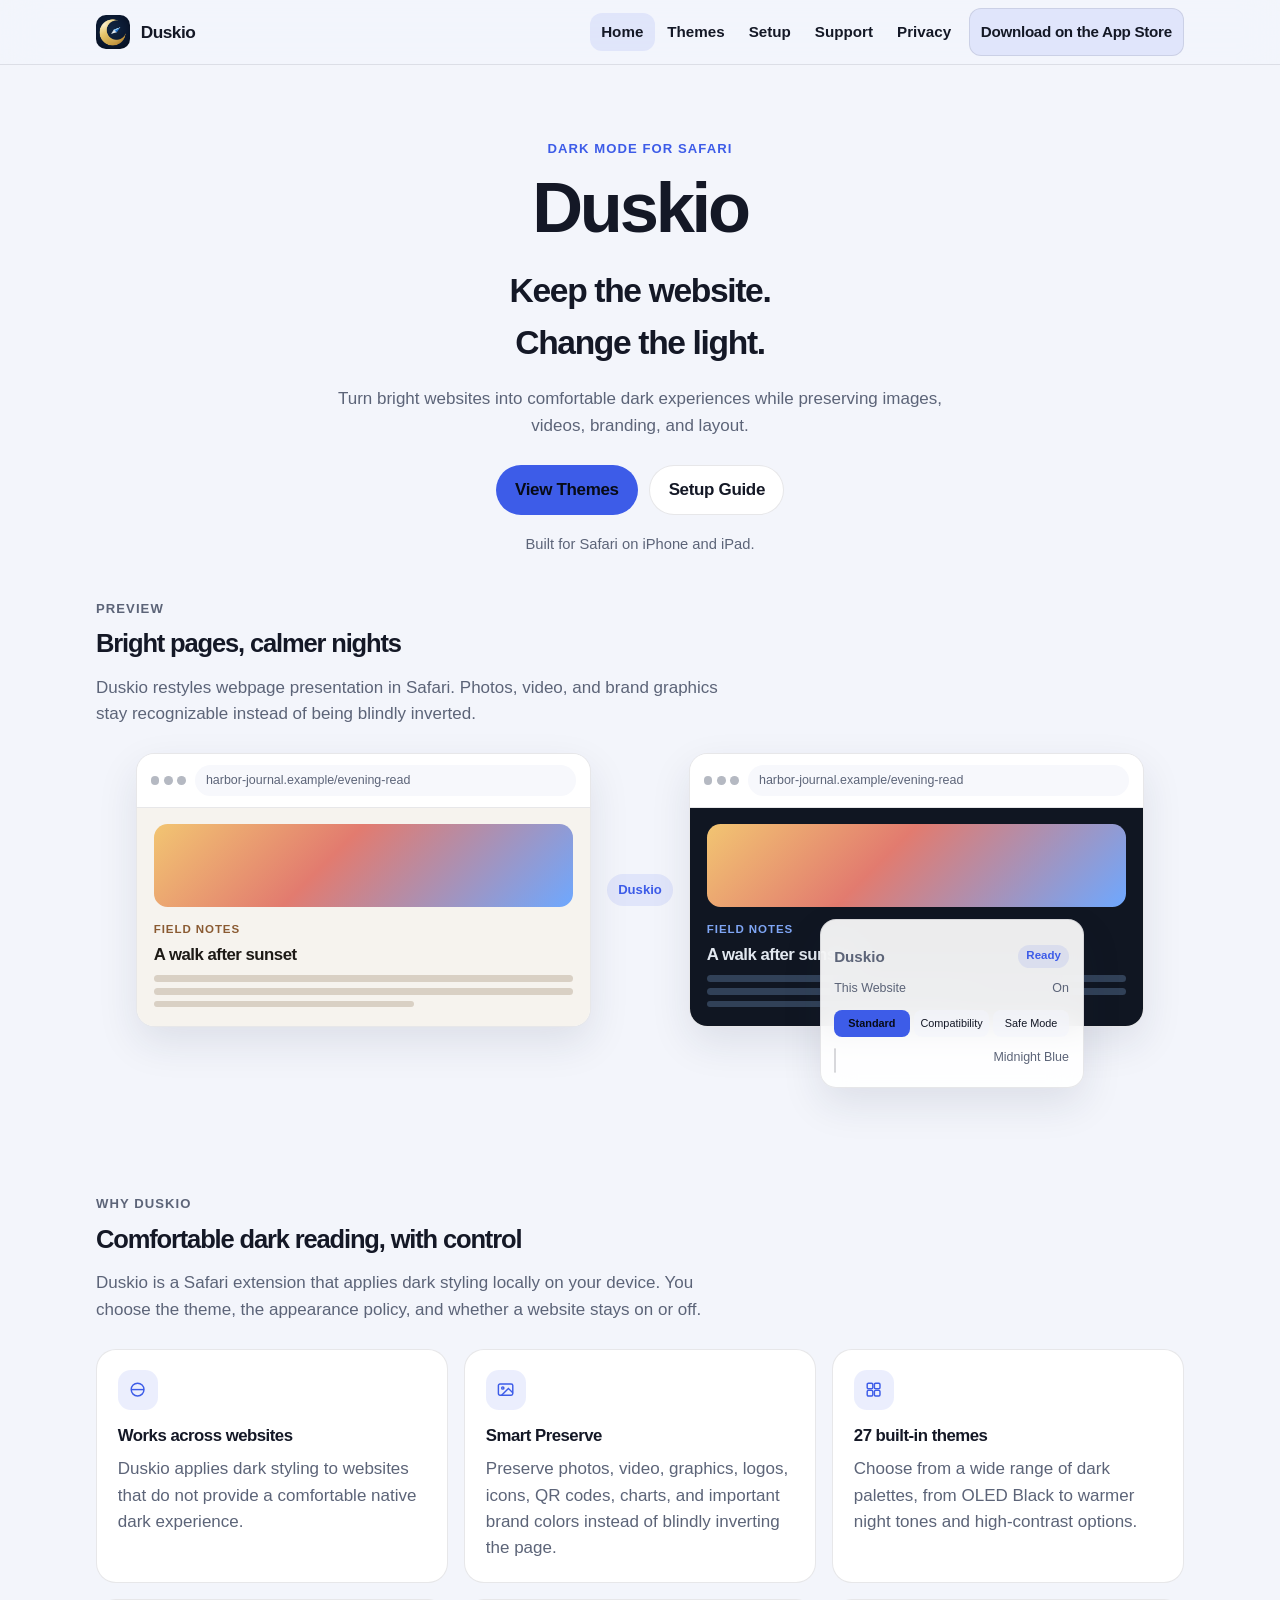
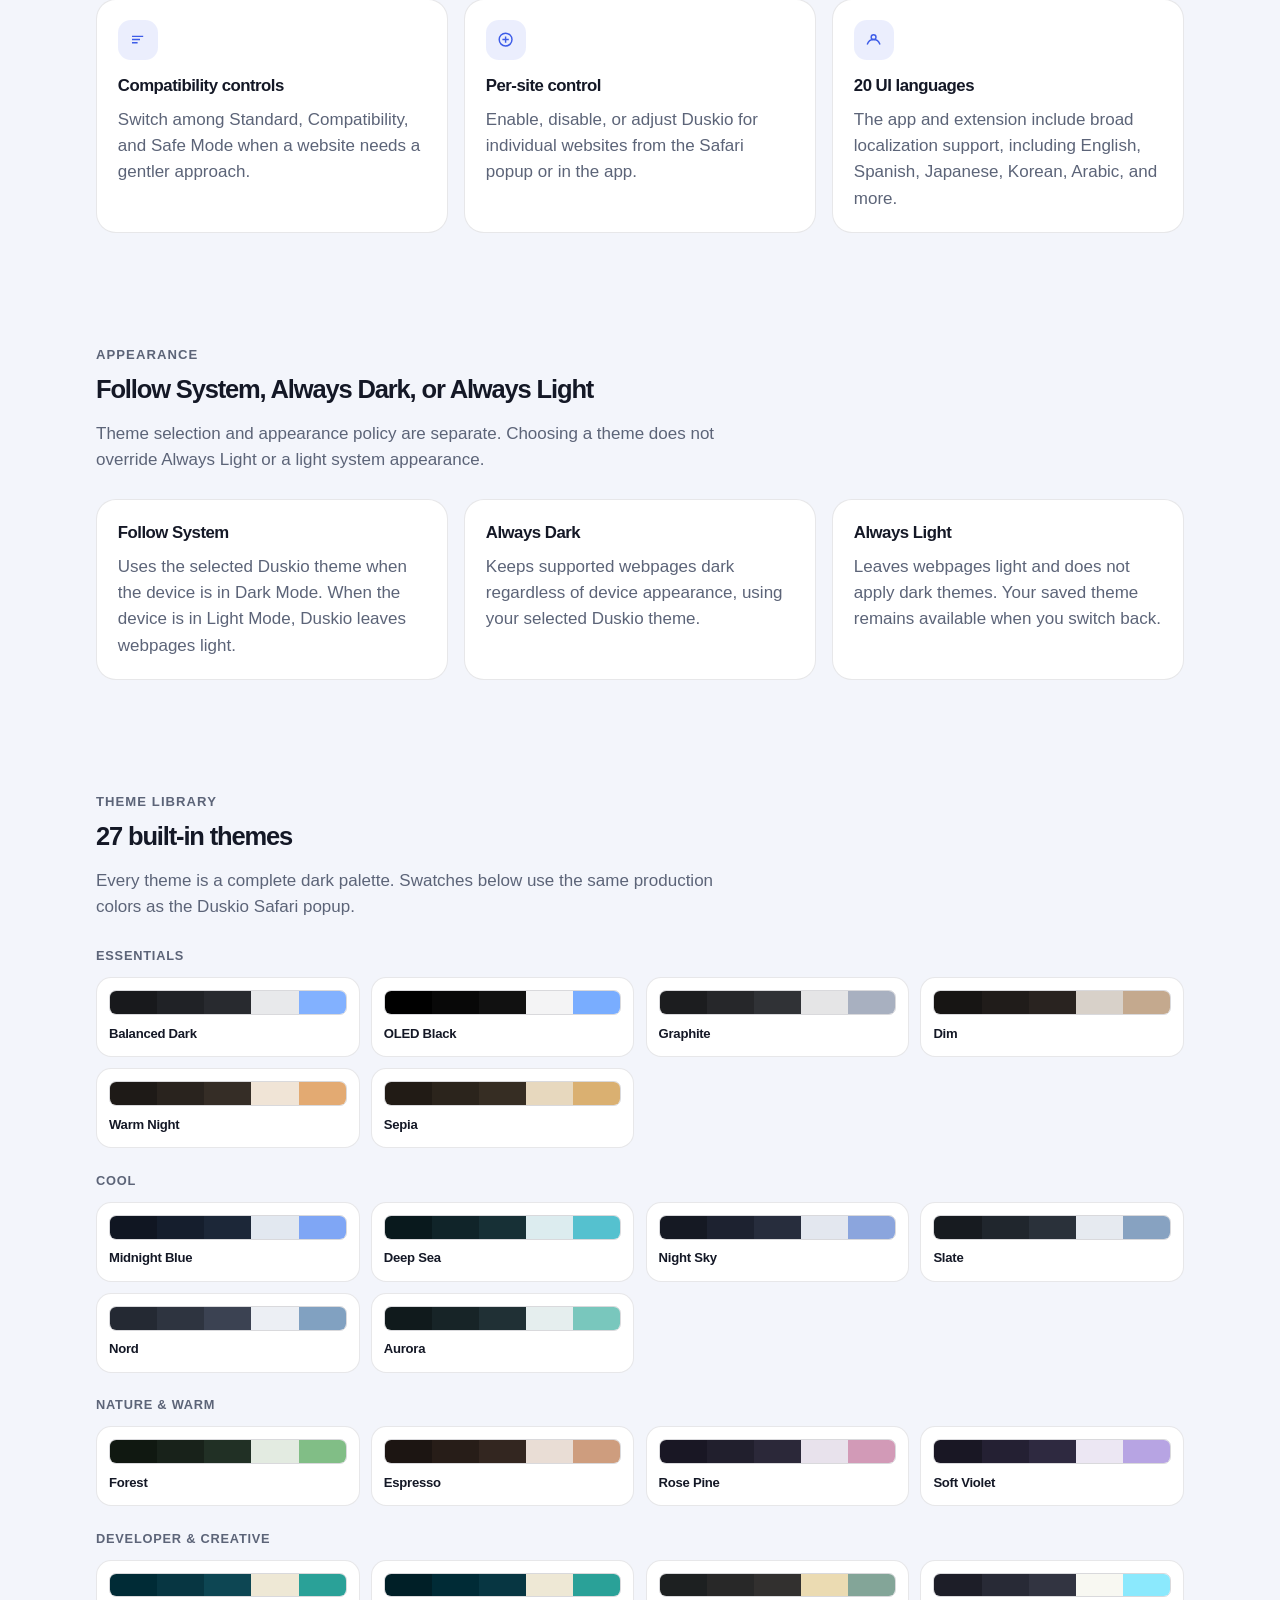
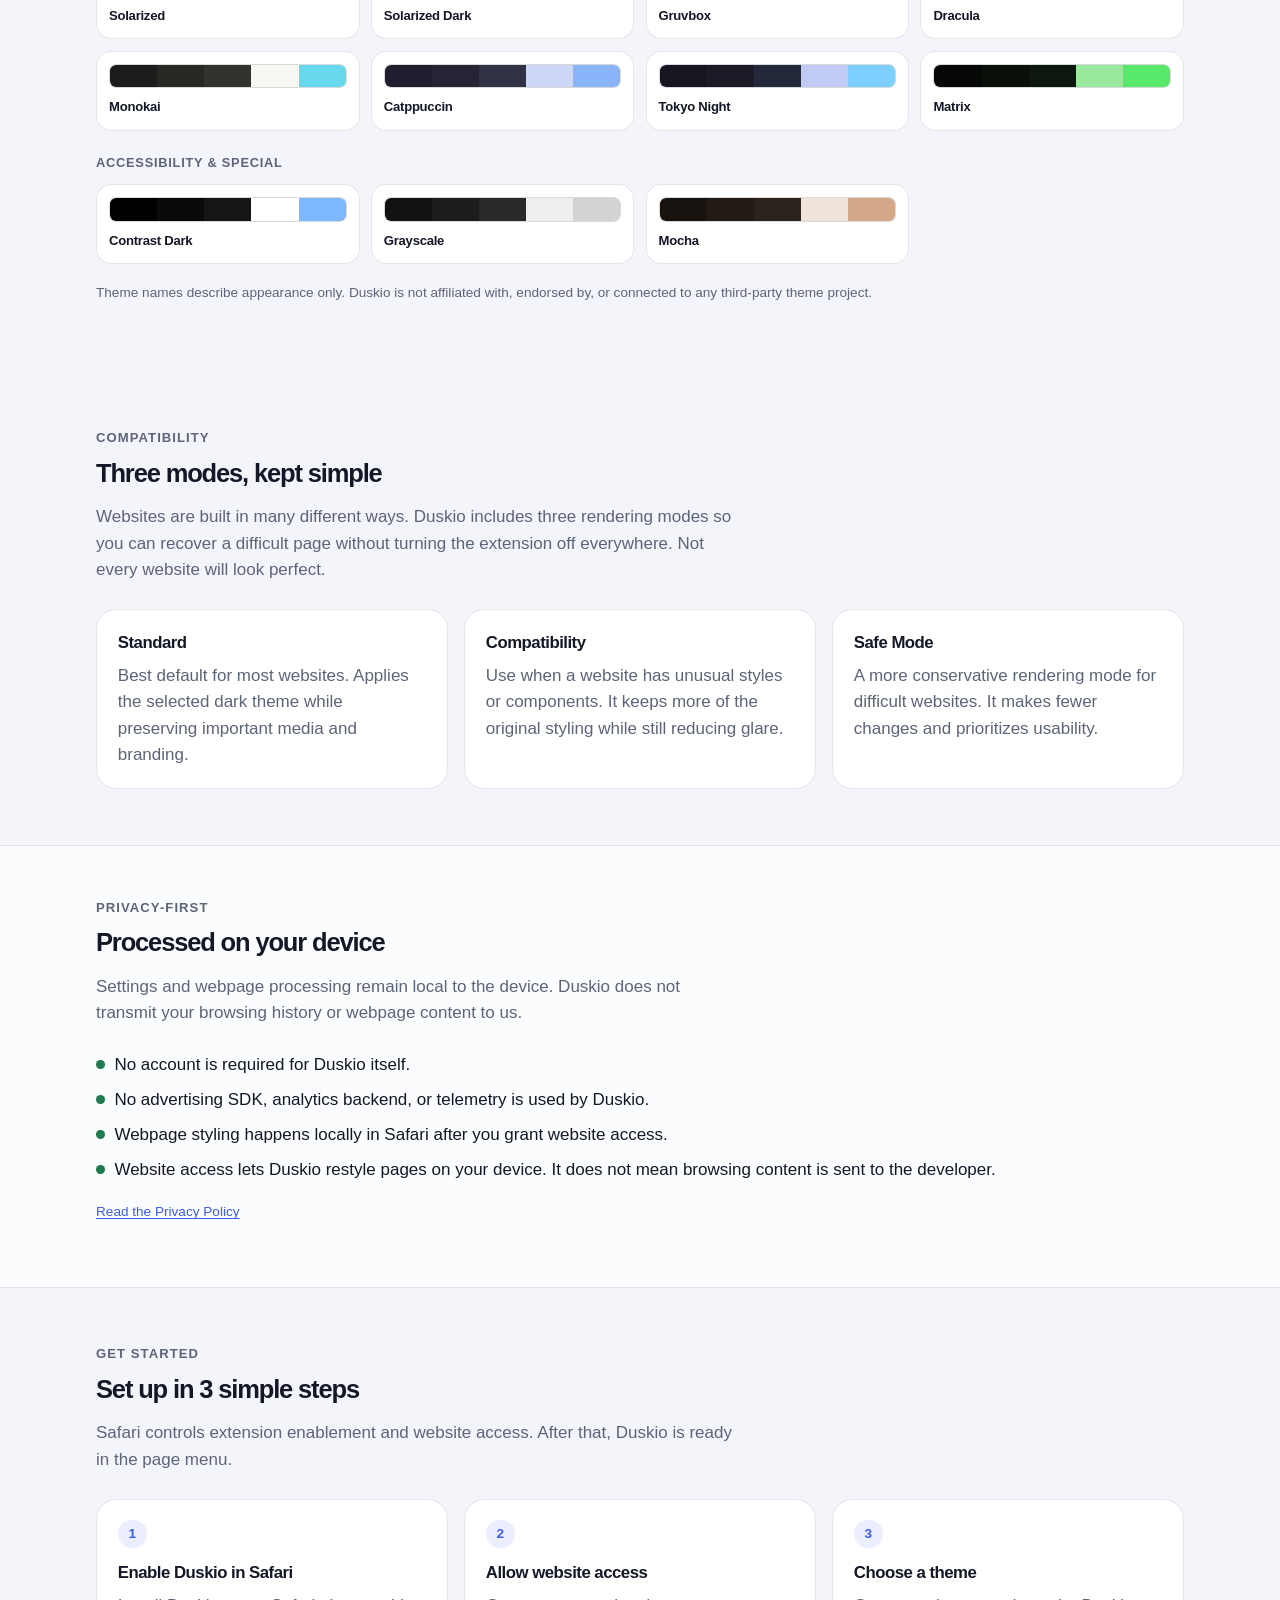
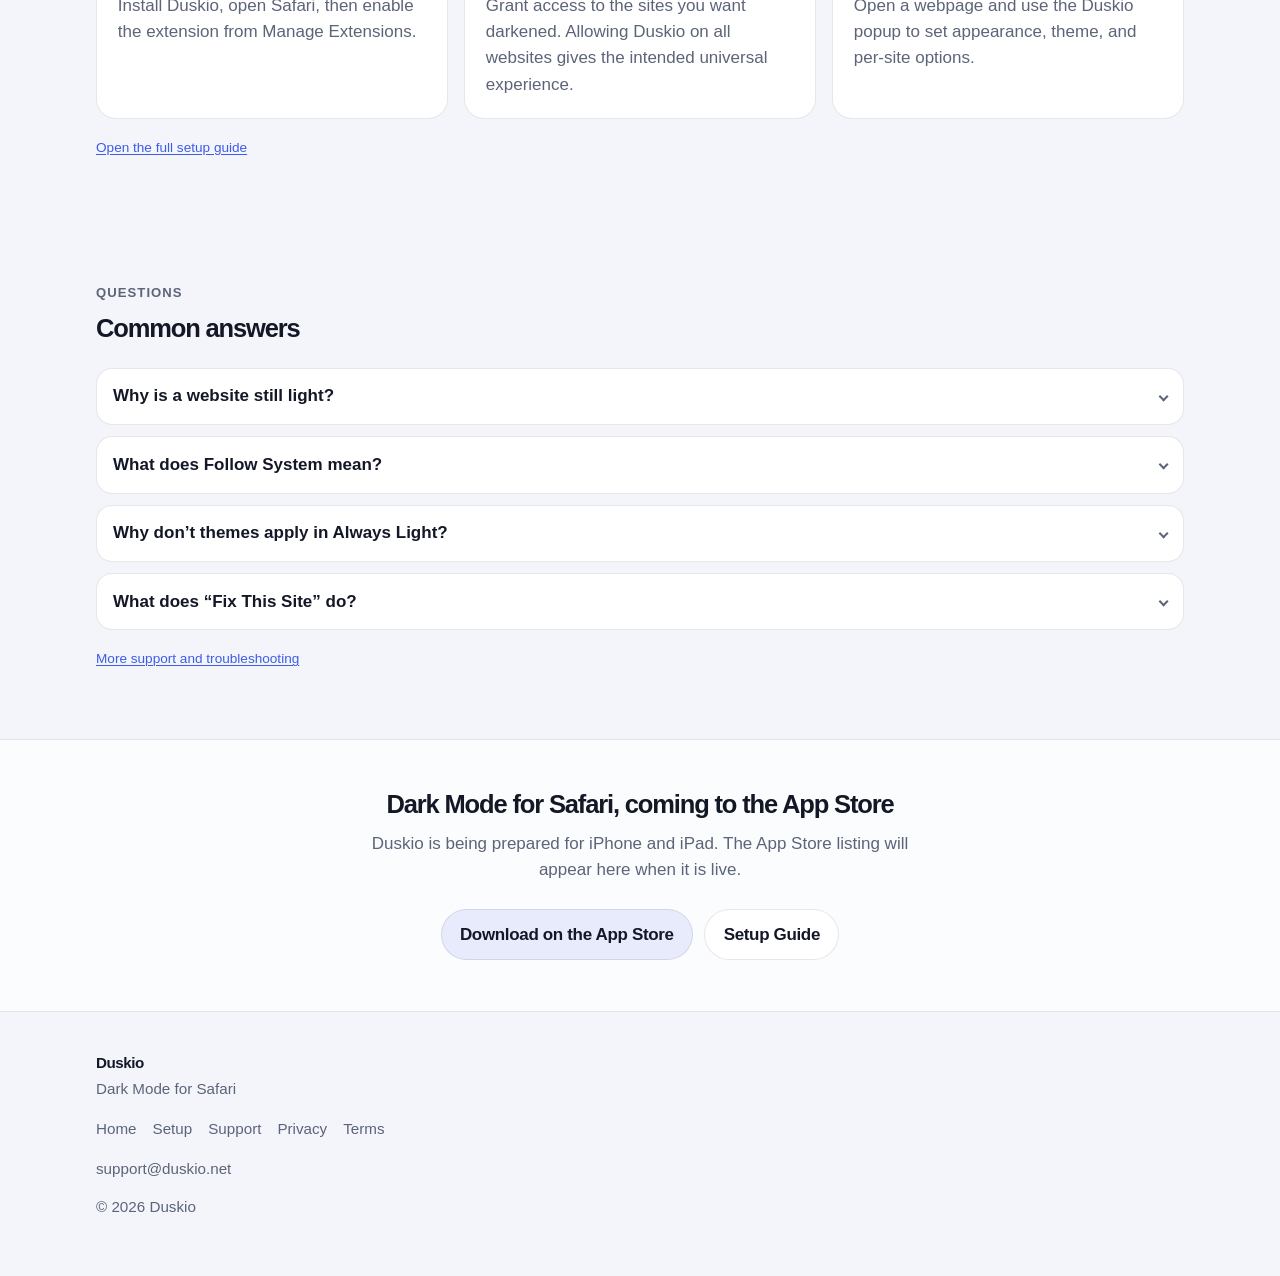
<file: index.html>
<!DOCTYPE html>
<html lang="en" dir="ltr">
<head>
  <meta charset="utf-8">
  <meta name="viewport" content="width=device-width, initial-scale=1">
  <title>Duskio – Dark Mode for Safari</title>
  <meta name="description" content="Duskio brings customizable dark mode to Safari with 27 themes, smart media preservation, per-site controls, and privacy-first local processing.">
  <link rel="canonical" href="https://duskio.net/">
  <meta name="color-scheme" content="light dark">
  <meta name="theme-color" content="#080c1a" media="(prefers-color-scheme: dark)">
  <meta name="theme-color" content="#f3f5fb" media="(prefers-color-scheme: light)">
  <meta property="og:locale" content="en_US">
  <meta property="og:type" content="website">
  <meta property="og:site_name" content="Duskio">
  <meta property="og:title" content="Duskio – Dark Mode for Safari">
  <meta property="og:description" content="Duskio brings customizable dark mode to Safari with 27 themes, smart media preservation, per-site controls, and privacy-first local processing.">
  <meta property="og:url" content="https://duskio.net/">
  <meta property="og:image" content="https://duskio.net/assets/app-icon.png">
  <meta name="twitter:card" content="summary">
  <meta name="twitter:title" content="Duskio – Dark Mode for Safari">
  <meta name="twitter:description" content="Customizable dark mode for Safari on iPhone and iPad, with 27 themes and local processing.">
  <meta name="twitter:image" content="https://duskio.net/assets/app-icon.png">
  <link rel="icon" href="/assets/favicon-32.png" type="image/png" sizes="32x32">
  <link rel="icon" href="/assets/favicon-16.png" type="image/png" sizes="16x16">
  <link rel="icon" href="/assets/logo-mark.png" type="image/png" sizes="256x256">
  <link rel="apple-touch-icon" href="/assets/apple-touch-icon.png">
  <link rel="stylesheet" href="/css/main.css">
  <script type="application/ld+json">
  {
    "@context": "https://schema.org",
    "@type": "SoftwareApplication",
    "name": "Duskio",
    "alternateName": "Duskio – Dark Mode for Safari",
    "applicationCategory": "UtilitiesApplication",
    "operatingSystem": "iOS, iPadOS",
    "description": "Duskio brings customizable dark mode to Safari with 27 themes, smart media preservation, per-site controls, and privacy-first local processing.",
    "url": "https://duskio.net/",
    "image": "https://duskio.net/assets/app-icon.png",
    "featureList": [
      "Dark mode for Safari websites",
      "27 built-in themes",
      "Smart Preserve for photos, video, logos, and charts",
      "Standard, Compatibility, and Safe Mode",
      "Per-site controls",
      "Local processing on device"
    ],
    "publisher": {
      "@type": "Organization",
      "name": "Duskio",
      "url": "https://duskio.net/",
      "email": "support@duskio.net"
    }
  }
  </script>
</head>
<body>
  <a class="skip-link" href="#content">Skip to content</a>
  <header class="site-header">
    <div class="wrap header-inner">
      <a class="brand" href="/">
        <img src="/assets/logo-mark.png" width="36" height="36" alt="">
        <span>Duskio</span>
      </a>
      <button class="nav-toggle" type="button" aria-expanded="false" aria-controls="site-nav" aria-label="Open menu">
        <span class="nav-toggle-bars" aria-hidden="true"></span>
      </button>
      <nav id="site-nav" class="site-nav" aria-label="Primary">
        <ul>
          <li><a href="/" aria-current="page">Home</a></li>
          <li><a href="/#themes">Themes</a></li>
          <li><a href="/setup/">Setup</a></li>
          <li><a href="/support/">Support</a></li>
          <li><a href="/privacy/">Privacy</a></li>
        </ul>
        <a class="btn btn-store is-disabled" data-app-store data-store-label="short" aria-disabled="true" tabindex="-1">Coming Soon</a>
      </nav>
    </div>
  </header>

  <main id="content">
    <section class="hero wrap">
      <p class="hero-kicker">Dark Mode for Safari</p>
      <h1>Duskio</h1>
      <p class="brand-line">Keep the website.<br>Change the light.</p>
      <p class="support">Turn bright websites into comfortable dark experiences while preserving images, videos, branding, and layout.</p>
      <div class="hero-actions">
        <a class="btn btn-primary" href="#themes">View Themes</a>
        <a class="btn btn-secondary" href="/setup/">Setup Guide</a>
      </div>
      <p class="hero-note">Built for Safari on iPhone and iPad.</p>
    </section>

    <section class="section visual-section" aria-labelledby="preview-title">
      <div class="wrap">
        <div class="section-copy">
          <p class="eyebrow">Preview</p>
          <h2 id="preview-title">Bright pages, calmer nights</h2>
          <p>Duskio restyles webpage presentation in Safari. Photos, video, and brand graphics stay recognizable instead of being blindly inverted.</p>
        </div>
        <figure>
          <div class="visual-stage">
            <div class="browser is-light" aria-hidden="true">
              <div class="browser-bar">
                <div class="browser-dots"><span></span><span></span><span></span></div>
                <div class="browser-url">harbor-journal.example/evening-read</div>
              </div>
              <div class="article">
                <div class="article-photo"></div>
                <p class="article-kicker">Field notes</p>
                <h3>A walk after sunset</h3>
                <div class="article-line"></div>
                <div class="article-line"></div>
                <div class="article-line short"></div>
              </div>
            </div>
            <div class="visual-arrow" aria-hidden="true"><span>Duskio</span></div>
            <div class="browser is-dark" aria-hidden="true">
              <div class="browser-bar">
                <div class="browser-dots"><span></span><span></span><span></span></div>
                <div class="browser-url">harbor-journal.example/evening-read</div>
              </div>
              <div class="article">
                <div class="article-photo"></div>
                <p class="article-kicker">Field notes</p>
                <h3>A walk after sunset</h3>
                <div class="article-line"></div>
                <div class="article-line"></div>
                <div class="article-line short"></div>
              </div>
            </div>
            <div class="popup-mock" aria-hidden="true">
              <div class="popup-row">
                <h3>Duskio</h3>
                <span class="popup-pill">Ready</span>
              </div>
              <div class="popup-row"><span>This Website</span><span>On</span></div>
              <div class="segment-mock">
                <span class="is-on">Standard</span>
                <span>Compatibility</span>
                <span>Safe Mode</span>
              </div>
              <div class="popup-row">
                <span class="theme-swatch" data-theme="midnightBlue"><span></span><span></span><span></span><span></span><span></span></span>
                <span>Midnight Blue</span>
              </div>
            </div>
          </div>
          <figcaption class="sr-only">Conceptual illustration of a bright article becoming a dark article with Duskio, while a colorful photo stays intact.</figcaption>
        </figure>
      </div>
    </section>

    <section class="section" id="features" aria-labelledby="features-title">
      <div class="wrap">
        <div class="section-copy">
          <p class="eyebrow">Why Duskio</p>
          <h2 id="features-title">Comfortable dark reading, with control</h2>
          <p>Duskio is a Safari extension that applies dark styling locally on your device. You choose the theme, the appearance policy, and whether a website stays on or off.</p>
        </div>
        <div class="feature-grid">
          <article class="feature-card">
            <div class="icon-badge" aria-hidden="true">
              <svg viewBox="0 0 24 24" fill="none" stroke="currentColor" stroke-width="1.8"><circle cx="12" cy="12" r="8"/><path d="M4 12h16"/></svg>
            </div>
            <h3>Works across websites</h3>
            <p>Duskio applies dark styling to websites that do not provide a comfortable native dark experience.</p>
          </article>
          <article class="feature-card">
            <div class="icon-badge" aria-hidden="true">
              <svg viewBox="0 0 24 24" fill="none" stroke="currentColor" stroke-width="1.8"><rect x="3" y="5" width="18" height="14" rx="2"/><circle cx="8.5" cy="10" r="1.4"/><path d="M21 16l-5.5-5.5L7 19"/></svg>
            </div>
            <h3>Smart Preserve</h3>
            <p>Preserve photos, video, graphics, logos, icons, QR codes, charts, and important brand colors instead of blindly inverting the page.</p>
          </article>
          <article class="feature-card">
            <div class="icon-badge" aria-hidden="true">
              <svg viewBox="0 0 24 24" fill="none" stroke="currentColor" stroke-width="1.8"><rect x="4" y="4" width="7" height="7" rx="1.5"/><rect x="13" y="4" width="7" height="7" rx="1.5"/><rect x="4" y="13" width="7" height="7" rx="1.5"/><rect x="13" y="13" width="7" height="7" rx="1.5"/></svg>
            </div>
            <h3>27 built-in themes</h3>
            <p>Choose from a wide range of dark palettes, from OLED Black to warmer night tones and high-contrast options.</p>
          </article>
          <article class="feature-card">
            <div class="icon-badge" aria-hidden="true">
              <svg viewBox="0 0 24 24" fill="none" stroke="currentColor" stroke-width="1.8"><path d="M5 8h14M5 12h10M5 16h7"/></svg>
            </div>
            <h3>Compatibility controls</h3>
            <p>Switch among Standard, Compatibility, and Safe Mode when a website needs a gentler approach.</p>
          </article>
          <article class="feature-card">
            <div class="icon-badge" aria-hidden="true">
              <svg viewBox="0 0 24 24" fill="none" stroke="currentColor" stroke-width="1.8"><circle cx="12" cy="12" r="8"/><path d="M12 8v8M8 12h8"/></svg>
            </div>
            <h3>Per-site control</h3>
            <p>Enable, disable, or adjust Duskio for individual websites from the Safari popup or in the app.</p>
          </article>
          <article class="feature-card">
            <div class="icon-badge" aria-hidden="true">
              <svg viewBox="0 0 24 24" fill="none" stroke="currentColor" stroke-width="1.8"><path d="M4 18c3-8 13-8 16 0"/><circle cx="12" cy="9" r="3"/></svg>
            </div>
            <h3>20 UI languages</h3>
            <p>The app and extension include broad localization support, including English, Spanish, Japanese, Korean, Arabic, and more.</p>
          </article>
        </div>
      </div>
    </section>

    <section class="section" id="appearance" aria-labelledby="appearance-title">
      <div class="wrap">
        <div class="section-copy">
          <p class="eyebrow">Appearance</p>
          <h2 id="appearance-title">Follow System, Always Dark, or Always Light</h2>
          <p>Theme selection and appearance policy are separate. Choosing a theme does not override Always Light or a light system appearance.</p>
        </div>
        <div class="mode-grid">
          <article class="mode-card">
            <h3>Follow System</h3>
            <p>Uses the selected Duskio theme when the device is in Dark Mode. When the device is in Light Mode, Duskio leaves webpages light.</p>
          </article>
          <article class="mode-card">
            <h3>Always Dark</h3>
            <p>Keeps supported webpages dark regardless of device appearance, using your selected Duskio theme.</p>
          </article>
          <article class="mode-card">
            <h3>Always Light</h3>
            <p>Leaves webpages light and does not apply dark themes. Your saved theme remains available when you switch back.</p>
          </article>
        </div>
      </div>
    </section>

    <section class="section" id="themes" aria-labelledby="themes-title">
      <div class="wrap">
        <div class="section-copy">
          <p class="eyebrow">Theme library</p>
          <h2 id="themes-title">27 built-in themes</h2>
          <p>Every theme is a complete dark palette. Swatches below use the same production colors as the Duskio Safari popup.</p>
        </div>

        <div class="theme-group">
          <h3 class="theme-group-title">Essentials</h3>
          <ul class="theme-grid">
            <li class="theme-card" data-theme="balanced"><div class="theme-swatch" aria-hidden="true"><span></span><span></span><span></span><span></span><span></span></div><p class="theme-name">Balanced Dark</p></li>
            <li class="theme-card" data-theme="oledBlack"><div class="theme-swatch" aria-hidden="true"><span></span><span></span><span></span><span></span><span></span></div><p class="theme-name">OLED Black</p></li>
            <li class="theme-card" data-theme="graphite"><div class="theme-swatch" aria-hidden="true"><span></span><span></span><span></span><span></span><span></span></div><p class="theme-name">Graphite</p></li>
            <li class="theme-card" data-theme="dim"><div class="theme-swatch" aria-hidden="true"><span></span><span></span><span></span><span></span><span></span></div><p class="theme-name">Dim</p></li>
            <li class="theme-card" data-theme="warm"><div class="theme-swatch" aria-hidden="true"><span></span><span></span><span></span><span></span><span></span></div><p class="theme-name">Warm Night</p></li>
            <li class="theme-card" data-theme="sepia"><div class="theme-swatch" aria-hidden="true"><span></span><span></span><span></span><span></span><span></span></div><p class="theme-name">Sepia</p></li>
          </ul>
        </div>

        <div class="theme-group">
          <h3 class="theme-group-title">Cool</h3>
          <ul class="theme-grid">
            <li class="theme-card" data-theme="midnightBlue"><div class="theme-swatch" aria-hidden="true"><span></span><span></span><span></span><span></span><span></span></div><p class="theme-name">Midnight Blue</p></li>
            <li class="theme-card" data-theme="deepSea"><div class="theme-swatch" aria-hidden="true"><span></span><span></span><span></span><span></span><span></span></div><p class="theme-name">Deep Sea</p></li>
            <li class="theme-card" data-theme="nightSky"><div class="theme-swatch" aria-hidden="true"><span></span><span></span><span></span><span></span><span></span></div><p class="theme-name">Night Sky</p></li>
            <li class="theme-card" data-theme="slate"><div class="theme-swatch" aria-hidden="true"><span></span><span></span><span></span><span></span><span></span></div><p class="theme-name">Slate</p></li>
            <li class="theme-card" data-theme="nord"><div class="theme-swatch" aria-hidden="true"><span></span><span></span><span></span><span></span><span></span></div><p class="theme-name">Nord</p></li>
            <li class="theme-card" data-theme="aurora"><div class="theme-swatch" aria-hidden="true"><span></span><span></span><span></span><span></span><span></span></div><p class="theme-name">Aurora</p></li>
          </ul>
        </div>

        <div class="theme-group">
          <h3 class="theme-group-title">Nature &amp; Warm</h3>
          <ul class="theme-grid">
            <li class="theme-card" data-theme="forest"><div class="theme-swatch" aria-hidden="true"><span></span><span></span><span></span><span></span><span></span></div><p class="theme-name">Forest</p></li>
            <li class="theme-card" data-theme="espresso"><div class="theme-swatch" aria-hidden="true"><span></span><span></span><span></span><span></span><span></span></div><p class="theme-name">Espresso</p></li>
            <li class="theme-card" data-theme="rosePine"><div class="theme-swatch" aria-hidden="true"><span></span><span></span><span></span><span></span><span></span></div><p class="theme-name">Rose Pine</p></li>
            <li class="theme-card" data-theme="softViolet"><div class="theme-swatch" aria-hidden="true"><span></span><span></span><span></span><span></span><span></span></div><p class="theme-name">Soft Violet</p></li>
          </ul>
        </div>

        <div class="theme-group">
          <h3 class="theme-group-title">Developer &amp; Creative</h3>
          <ul class="theme-grid">
            <li class="theme-card" data-theme="solarized"><div class="theme-swatch" aria-hidden="true"><span></span><span></span><span></span><span></span><span></span></div><p class="theme-name">Solarized</p></li>
            <li class="theme-card" data-theme="solarizedDark"><div class="theme-swatch" aria-hidden="true"><span></span><span></span><span></span><span></span><span></span></div><p class="theme-name">Solarized Dark</p></li>
            <li class="theme-card" data-theme="gruvbox"><div class="theme-swatch" aria-hidden="true"><span></span><span></span><span></span><span></span><span></span></div><p class="theme-name">Gruvbox</p></li>
            <li class="theme-card" data-theme="dracula"><div class="theme-swatch" aria-hidden="true"><span></span><span></span><span></span><span></span><span></span></div><p class="theme-name">Dracula</p></li>
            <li class="theme-card" data-theme="monokai"><div class="theme-swatch" aria-hidden="true"><span></span><span></span><span></span><span></span><span></span></div><p class="theme-name">Monokai</p></li>
            <li class="theme-card" data-theme="catppuccin"><div class="theme-swatch" aria-hidden="true"><span></span><span></span><span></span><span></span><span></span></div><p class="theme-name">Catppuccin</p></li>
            <li class="theme-card" data-theme="tokyoNight"><div class="theme-swatch" aria-hidden="true"><span></span><span></span><span></span><span></span><span></span></div><p class="theme-name">Tokyo Night</p></li>
            <li class="theme-card" data-theme="matrix"><div class="theme-swatch" aria-hidden="true"><span></span><span></span><span></span><span></span><span></span></div><p class="theme-name">Matrix</p></li>
          </ul>
        </div>

        <div class="theme-group">
          <h3 class="theme-group-title">Accessibility &amp; Special</h3>
          <ul class="theme-grid">
            <li class="theme-card" data-theme="contrastDark"><div class="theme-swatch" aria-hidden="true"><span></span><span></span><span></span><span></span><span></span></div><p class="theme-name">Contrast Dark</p></li>
            <li class="theme-card" data-theme="grayscale"><div class="theme-swatch" aria-hidden="true"><span></span><span></span><span></span><span></span><span></span></div><p class="theme-name">Grayscale</p></li>
            <li class="theme-card" data-theme="mocha"><div class="theme-swatch" aria-hidden="true"><span></span><span></span><span></span><span></span><span></span></div><p class="theme-name">Mocha</p></li>
          </ul>
        </div>
        <p class="fine-print">Theme names describe appearance only. Duskio is not affiliated with, endorsed by, or connected to any third-party theme project.</p>
      </div>
    </section>

    <section class="section" id="compatibility" aria-labelledby="compat-title">
      <div class="wrap">
        <div class="section-copy">
          <p class="eyebrow">Compatibility</p>
          <h2 id="compat-title">Three modes, kept simple</h2>
          <p>Websites are built in many different ways. Duskio includes three rendering modes so you can recover a difficult page without turning the extension off everywhere. Not every website will look perfect.</p>
        </div>
        <div class="mode-grid">
          <article class="mode-card">
            <h3>Standard</h3>
            <p>Best default for most websites. Applies the selected dark theme while preserving important media and branding.</p>
          </article>
          <article class="mode-card">
            <h3>Compatibility</h3>
            <p>Use when a website has unusual styles or components. It keeps more of the original styling while still reducing glare.</p>
          </article>
          <article class="mode-card">
            <h3>Safe Mode</h3>
            <p>A more conservative rendering mode for difficult websites. It makes fewer changes and prioritizes usability.</p>
          </article>
        </div>
      </div>
    </section>

    <section class="privacy-band" id="privacy-first" aria-labelledby="privacy-title">
      <div class="wrap">
        <div class="section-copy">
          <p class="eyebrow">Privacy-first</p>
          <h2 id="privacy-title">Processed on your device</h2>
          <p>Settings and webpage processing remain local to the device. Duskio does not transmit your browsing history or webpage content to us.</p>
        </div>
        <ul class="checklist">
          <li>No account is required for Duskio itself.</li>
          <li>No advertising SDK, analytics backend, or telemetry is used by Duskio.</li>
          <li>Webpage styling happens locally in Safari after you grant website access.</li>
          <li>Website access lets Duskio restyle pages on your device. It does not mean browsing content is sent to the developer.</li>
        </ul>
        <p class="fine-print"><a href="/privacy/">Read the Privacy Policy</a></p>
      </div>
    </section>

    <section class="section" id="setup" aria-labelledby="setup-title">
      <div class="wrap">
        <div class="section-copy">
          <p class="eyebrow">Get started</p>
          <h2 id="setup-title">Set up in 3 simple steps</h2>
          <p>Safari controls extension enablement and website access. After that, Duskio is ready in the page menu.</p>
        </div>
        <div class="step-grid">
          <article class="step-card">
            <span class="step-num">1</span>
            <h3>Enable Duskio in Safari</h3>
            <p>Install Duskio, open Safari, then enable the extension from Manage Extensions.</p>
          </article>
          <article class="step-card">
            <span class="step-num">2</span>
            <h3>Allow website access</h3>
            <p>Grant access to the sites you want darkened. Allowing Duskio on all websites gives the intended universal experience.</p>
          </article>
          <article class="step-card">
            <span class="step-num">3</span>
            <h3>Choose a theme</h3>
            <p>Open a webpage and use the Duskio popup to set appearance, theme, and per-site options.</p>
          </article>
        </div>
        <p class="fine-print"><a href="/setup/">Open the full setup guide</a></p>
      </div>
    </section>

    <section class="section" id="faq" aria-labelledby="faq-title">
      <div class="wrap">
        <div class="section-copy">
          <p class="eyebrow">Questions</p>
          <h2 id="faq-title">Common answers</h2>
        </div>
        <div class="faq-list">
          <details>
            <summary>Why is a website still light?</summary>
            <p>Confirm Duskio is enabled, website access is granted, This Website is on, and Appearance is not set to Always Light. If the device is in Light Mode and Follow System is selected, Duskio will not darken pages. Then reload the page.</p>
          </details>
          <details>
            <summary>What does Follow System mean?</summary>
            <p>Follow System uses the selected Duskio theme when the device is in Dark Mode. It leaves webpages light when the device is in Light Mode.</p>
          </details>
          <details>
            <summary>Why don’t themes apply in Always Light?</summary>
            <p>Always Light leaves webpages light and does not apply dark themes. Your theme stays saved for when you choose Follow System or Always Dark.</p>
          </details>
          <details>
            <summary>What does “Fix This Site” do?</summary>
            <p>It helps recover a page that looks wrong. Choose the issue you see, then try Compatibility, Safe Mode, turn Duskio off for that site, or restore Standard. The choice stays on your device.</p>
          </details>
        </div>
        <p class="fine-print"><a href="/support/">More support and troubleshooting</a></p>
      </div>
    </section>

    <section class="cta-band" aria-labelledby="cta-title">
      <div class="wrap">
        <h2 id="cta-title">Dark Mode for Safari, coming to the App Store</h2>
        <p>Duskio is being prepared for iPhone and iPad. The App Store listing will appear here when it is live.</p>
        <div class="cta-actions">
          <a class="btn btn-store is-disabled" data-app-store aria-disabled="true" tabindex="-1">Coming Soon on the App Store</a>
          <a class="btn btn-secondary" href="/setup/">Setup Guide</a>
        </div>
      </div>
    </section>
  </main>

  <footer class="site-footer">
    <div class="wrap">
      <div class="footer-brand">Duskio</div>
      <p class="footer-tag">Dark Mode for Safari</p>
      <nav class="footer-nav" aria-label="Footer">
        <a href="/">Home</a>
        <a href="/setup/">Setup</a>
        <a href="/support/">Support</a>
        <a href="/privacy/">Privacy</a>
        <a href="/terms/">Terms</a>
      </nav>
      <p><a href="mailto:support@duskio.net">support@duskio.net</a></p>
      <p>© 2026 Duskio</p>
    </div>
  </footer>
  <script src="/js/main.js"></script>
</body>
</html>
</file>
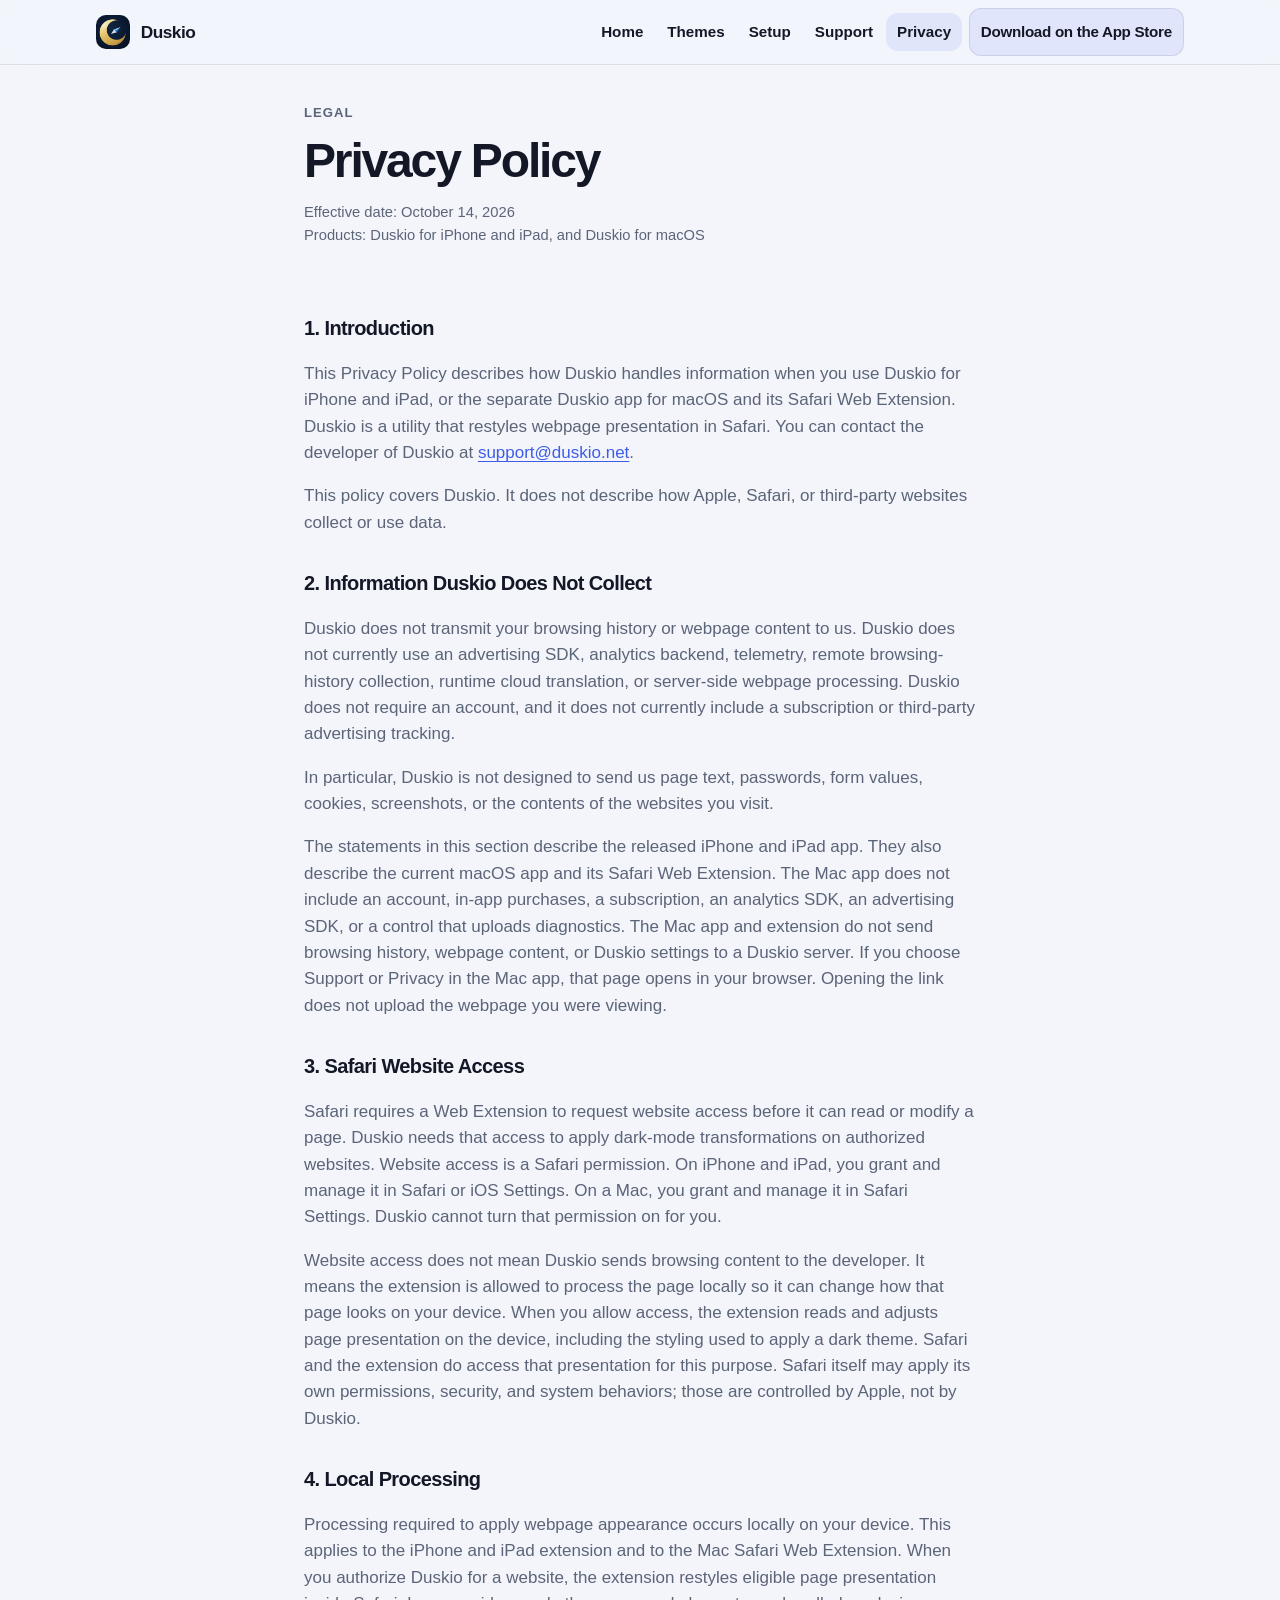
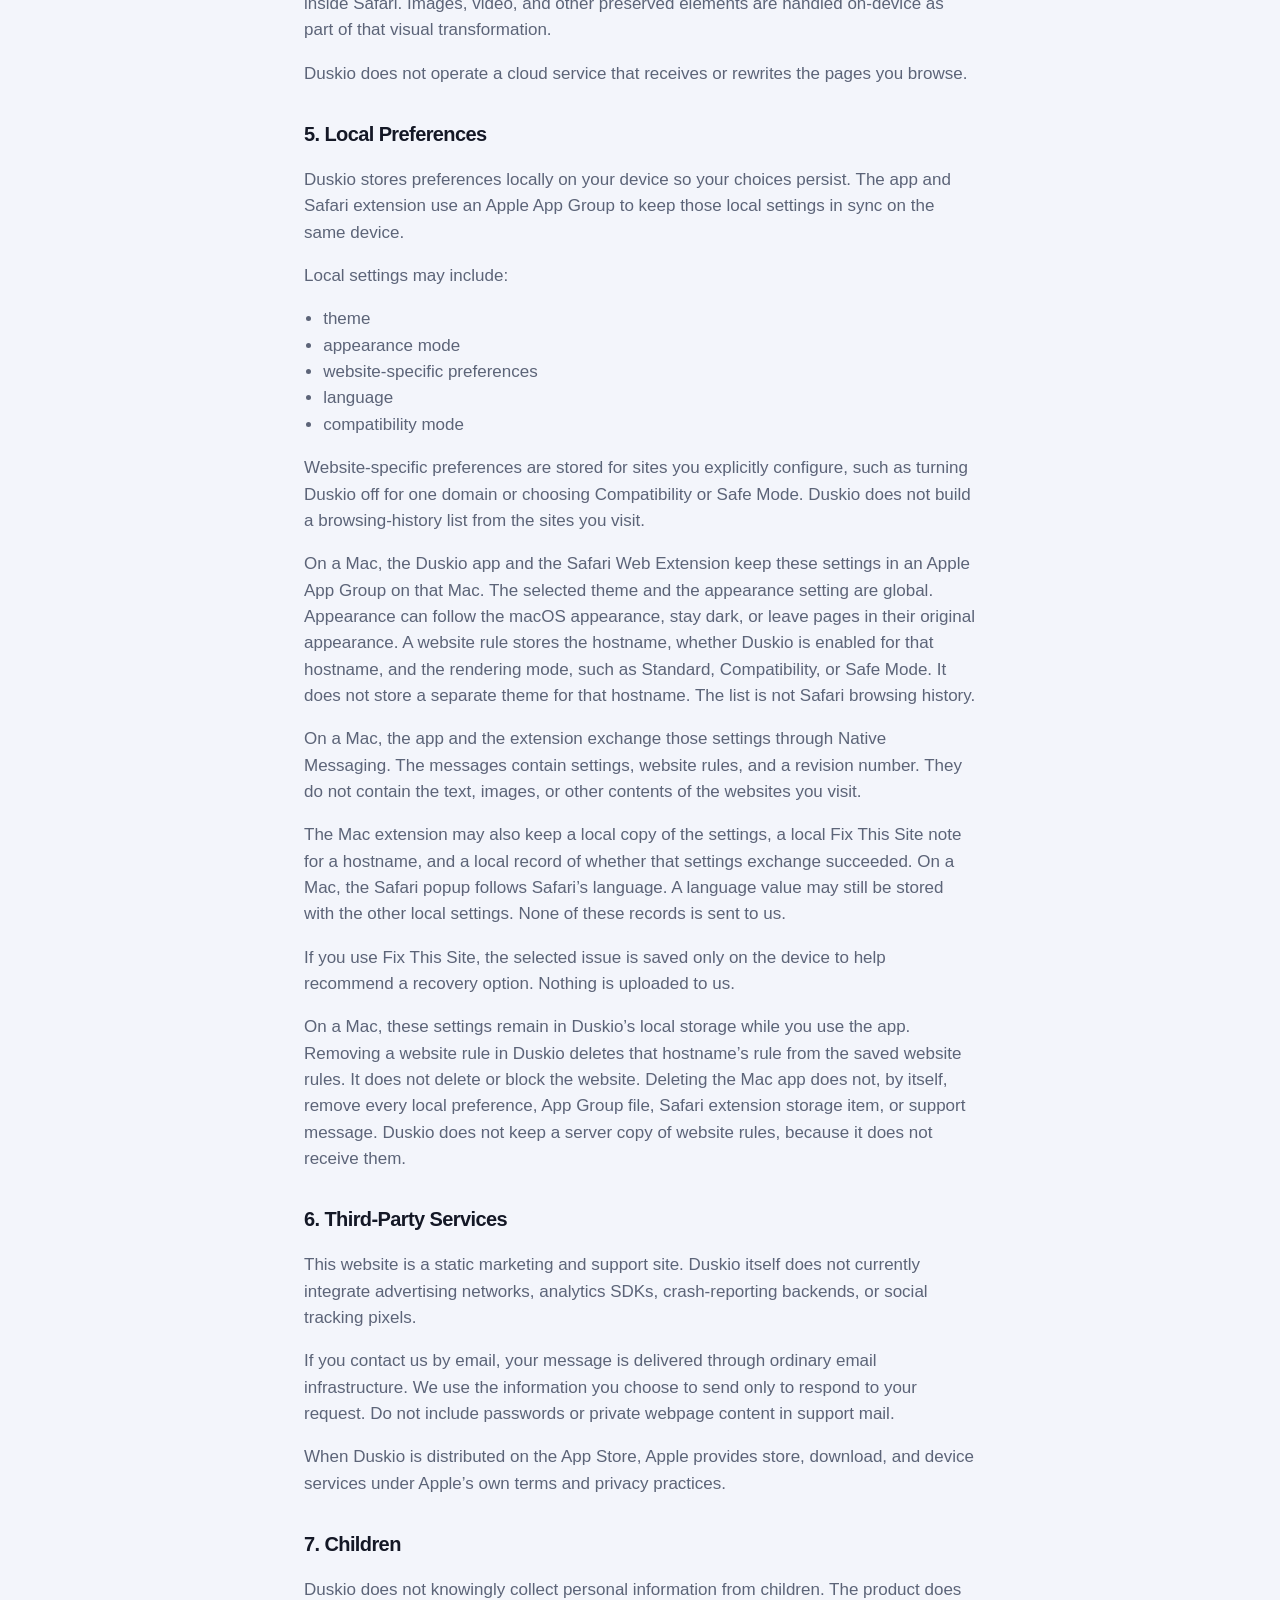
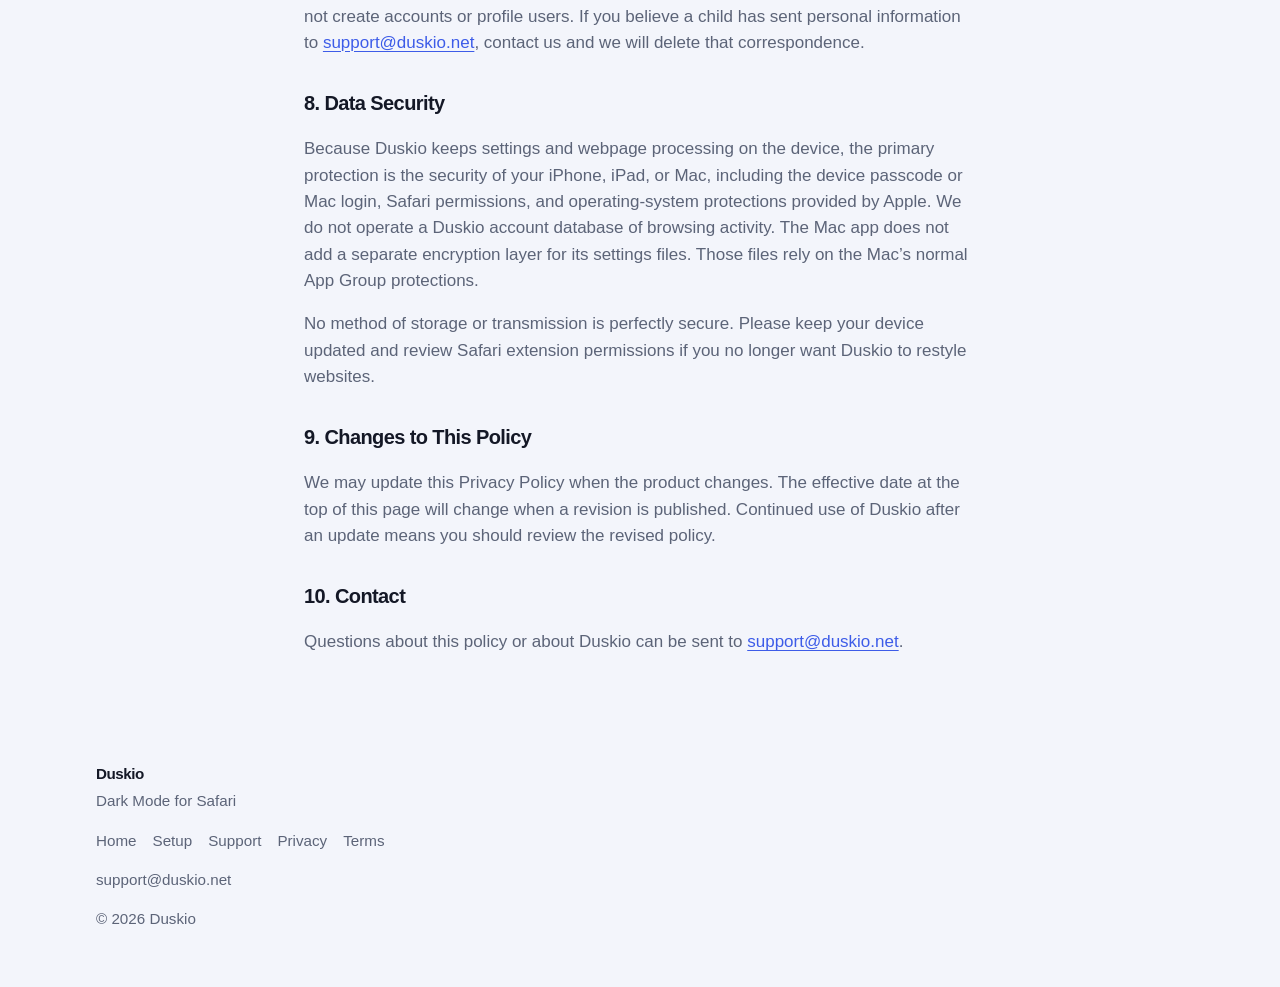
<file: privacy/index.html>
<!DOCTYPE html>
<html lang="en" dir="ltr">
<head>
  <meta charset="utf-8">
  <meta name="viewport" content="width=device-width, initial-scale=1">
  <title>Privacy Policy – Duskio</title>
  <meta name="description" content="Privacy Policy for Duskio on iPhone, iPad, and Mac. Duskio processes webpage appearance locally and does not transmit browsing history or webpage content to us.">
  <link rel="canonical" href="https://duskio.net/privacy/">
  <meta name="color-scheme" content="light dark">
  <meta name="theme-color" content="#080c1a" media="(prefers-color-scheme: dark)">
  <meta name="theme-color" content="#f3f5fb" media="(prefers-color-scheme: light)">
  <meta property="og:locale" content="en_US">
  <meta property="og:type" content="website">
  <meta property="og:site_name" content="Duskio">
  <meta property="og:title" content="Privacy Policy – Duskio">
  <meta property="og:description" content="How Duskio handles Safari website access, local processing, and preferences on iPhone, iPad, and Mac.">
  <meta property="og:url" content="https://duskio.net/privacy/">
  <meta property="og:image" content="https://duskio.net/assets/app-icon.png">
  <meta name="twitter:card" content="summary">
  <meta name="twitter:title" content="Privacy Policy – Duskio">
  <meta name="twitter:description" content="Duskio on iPhone, iPad, and Mac processes webpage appearance locally and does not transmit browsing history or webpage content to us.">
  <meta name="twitter:image" content="https://duskio.net/assets/app-icon.png">
  <link rel="icon" href="/assets/favicon-32.png" type="image/png" sizes="32x32">
  <link rel="icon" href="/assets/favicon-16.png" type="image/png" sizes="16x16">
  <link rel="icon" href="/assets/logo-mark.png" type="image/png" sizes="256x256">
  <link rel="apple-touch-icon" href="/assets/apple-touch-icon.png">
  <link rel="stylesheet" href="/css/main.css">
</head>
<body>
  <a class="skip-link" href="#content">Skip to content</a>
  <header class="site-header">
    <div class="wrap header-inner">
      <a class="brand" href="/">
        <img src="/assets/logo-mark.png" width="36" height="36" alt="">
        <span>Duskio</span>
      </a>
      <button class="nav-toggle" type="button" aria-expanded="false" aria-controls="site-nav" aria-label="Open menu">
        <span class="nav-toggle-bars" aria-hidden="true"></span>
      </button>
      <nav id="site-nav" class="site-nav" aria-label="Primary">
        <ul>
          <li><a href="/">Home</a></li>
          <li><a href="/#themes">Themes</a></li>
          <li><a href="/setup/">Setup</a></li>
          <li><a href="/support/">Support</a></li>
          <li><a href="/privacy/" aria-current="page">Privacy</a></li>
        </ul>
        <a class="btn btn-store is-disabled" data-app-store data-store-label="short" aria-disabled="true" tabindex="-1">Coming Soon</a>
      </nav>
    </div>
  </header>

  <main id="content" class="wrap prose">
    <header class="page-hero">
      <p class="eyebrow">Legal</p>
      <h1>Privacy Policy</h1>
      <p class="meta">Effective date: October 14, 2026<br>Products: Duskio for iPhone and iPad, and Duskio for macOS</p>
    </header>

    <h2>1. Introduction</h2>
    <p>This Privacy Policy describes how Duskio handles information when you use Duskio for iPhone and iPad, or the separate Duskio app for macOS and its Safari Web Extension. Duskio is a utility that restyles webpage presentation in Safari. You can contact the developer of Duskio at <a href="mailto:support@duskio.net">support@duskio.net</a>.</p>
    <p>This policy covers Duskio. It does not describe how Apple, Safari, or third-party websites collect or use data.</p>

    <h2>2. Information Duskio Does Not Collect</h2>
    <p>Duskio does not transmit your browsing history or webpage content to us. Duskio does not currently use an advertising SDK, analytics backend, telemetry, remote browsing-history collection, runtime cloud translation, or server-side webpage processing. Duskio does not require an account, and it does not currently include a subscription or third-party advertising tracking.</p>
    <p>In particular, Duskio is not designed to send us page text, passwords, form values, cookies, screenshots, or the contents of the websites you visit.</p>
    <p>The statements in this section describe the released iPhone and iPad app. They also describe the current macOS app and its Safari Web Extension. The Mac app does not include an account, in-app purchases, a subscription, an analytics SDK, an advertising SDK, or a control that uploads diagnostics. The Mac app and extension do not send browsing history, webpage content, or Duskio settings to a Duskio server. If you choose Support or Privacy in the Mac app, that page opens in your browser. Opening the link does not upload the webpage you were viewing.</p>

    <h2>3. Safari Website Access</h2>
    <p>Safari requires a Web Extension to request website access before it can read or modify a page. Duskio needs that access to apply dark-mode transformations on authorized websites. Website access is a Safari permission. On iPhone and iPad, you grant and manage it in Safari or iOS Settings. On a Mac, you grant and manage it in Safari Settings. Duskio cannot turn that permission on for you.</p>
    <p>Website access does not mean Duskio sends browsing content to the developer. It means the extension is allowed to process the page locally so it can change how that page looks on your device. When you allow access, the extension reads and adjusts page presentation on the device, including the styling used to apply a dark theme. Safari and the extension do access that presentation for this purpose. Safari itself may apply its own permissions, security, and system behaviors; those are controlled by Apple, not by Duskio.</p>

    <h2>4. Local Processing</h2>
    <p>Processing required to apply webpage appearance occurs locally on your device. This applies to the iPhone and iPad extension and to the Mac Safari Web Extension. When you authorize Duskio for a website, the extension restyles eligible page presentation inside Safari. Images, video, and other preserved elements are handled on-device as part of that visual transformation.</p>
    <p>Duskio does not operate a cloud service that receives or rewrites the pages you browse.</p>

    <h2>5. Local Preferences</h2>
    <p>Duskio stores preferences locally on your device so your choices persist. The app and Safari extension use an Apple App Group to keep those local settings in sync on the same device.</p>
    <p>Local settings may include:</p>
    <ul>
      <li>theme</li>
      <li>appearance mode</li>
      <li>website-specific preferences</li>
      <li>language</li>
      <li>compatibility mode</li>
    </ul>
    <p>Website-specific preferences are stored for sites you explicitly configure, such as turning Duskio off for one domain or choosing Compatibility or Safe Mode. Duskio does not build a browsing-history list from the sites you visit.</p>
    <p>On a Mac, the Duskio app and the Safari Web Extension keep these settings in an Apple App Group on that Mac. The selected theme and the appearance setting are global. Appearance can follow the macOS appearance, stay dark, or leave pages in their original appearance. A website rule stores the hostname, whether Duskio is enabled for that hostname, and the rendering mode, such as Standard, Compatibility, or Safe Mode. It does not store a separate theme for that hostname. The list is not Safari browsing history.</p>
    <p>On a Mac, the app and the extension exchange those settings through Native Messaging. The messages contain settings, website rules, and a revision number. They do not contain the text, images, or other contents of the websites you visit.</p>
    <p>The Mac extension may also keep a local copy of the settings, a local Fix This Site note for a hostname, and a local record of whether that settings exchange succeeded. On a Mac, the Safari popup follows Safari’s language. A language value may still be stored with the other local settings. None of these records is sent to us.</p>
    <p>If you use Fix This Site, the selected issue is saved only on the device to help recommend a recovery option. Nothing is uploaded to us.</p>
    <p>On a Mac, these settings remain in Duskio’s local storage while you use the app. Removing a website rule in Duskio deletes that hostname’s rule from the saved website rules. It does not delete or block the website. Deleting the Mac app does not, by itself, remove every local preference, App Group file, Safari extension storage item, or support message. Duskio does not keep a server copy of website rules, because it does not receive them.</p>

    <h2>6. Third-Party Services</h2>
    <p>This website is a static marketing and support site. Duskio itself does not currently integrate advertising networks, analytics SDKs, crash-reporting backends, or social tracking pixels.</p>
    <p>If you contact us by email, your message is delivered through ordinary email infrastructure. We use the information you choose to send only to respond to your request. Do not include passwords or private webpage content in support mail.</p>
    <p>When Duskio is distributed on the App Store, Apple provides store, download, and device services under Apple’s own terms and privacy practices.</p>

    <h2>7. Children</h2>
    <p>Duskio does not knowingly collect personal information from children. The product does not create accounts or profile users. If you believe a child has sent personal information to <a href="mailto:support@duskio.net">support@duskio.net</a>, contact us and we will delete that correspondence.</p>

    <h2>8. Data Security</h2>
    <p>Because Duskio keeps settings and webpage processing on the device, the primary protection is the security of your iPhone, iPad, or Mac, including the device passcode or Mac login, Safari permissions, and operating-system protections provided by Apple. We do not operate a Duskio account database of browsing activity. The Mac app does not add a separate encryption layer for its settings files. Those files rely on the Mac’s normal App Group protections.</p>
    <p>No method of storage or transmission is perfectly secure. Please keep your device updated and review Safari extension permissions if you no longer want Duskio to restyle websites.</p>

    <h2>9. Changes to This Policy</h2>
    <p>We may update this Privacy Policy when the product changes. The effective date at the top of this page will change when a revision is published. Continued use of Duskio after an update means you should review the revised policy.</p>

    <h2>10. Contact</h2>
    <p>Questions about this policy or about Duskio can be sent to <a href="mailto:support@duskio.net">support@duskio.net</a>.</p>
  </main>

  <footer class="site-footer">
    <div class="wrap">
      <div class="footer-brand">Duskio</div>
      <p class="footer-tag">Dark Mode for Safari</p>
      <nav class="footer-nav" aria-label="Footer">
        <a href="/">Home</a>
        <a href="/setup/">Setup</a>
        <a href="/support/">Support</a>
        <a href="/privacy/">Privacy</a>
        <a href="/terms/">Terms</a>
      </nav>
      <p><a href="mailto:support@duskio.net">support@duskio.net</a></p>
      <p>© 2026 Duskio</p>
    </div>
  </footer>
  <script src="/js/main.js"></script>
</body>
</html>
</file>
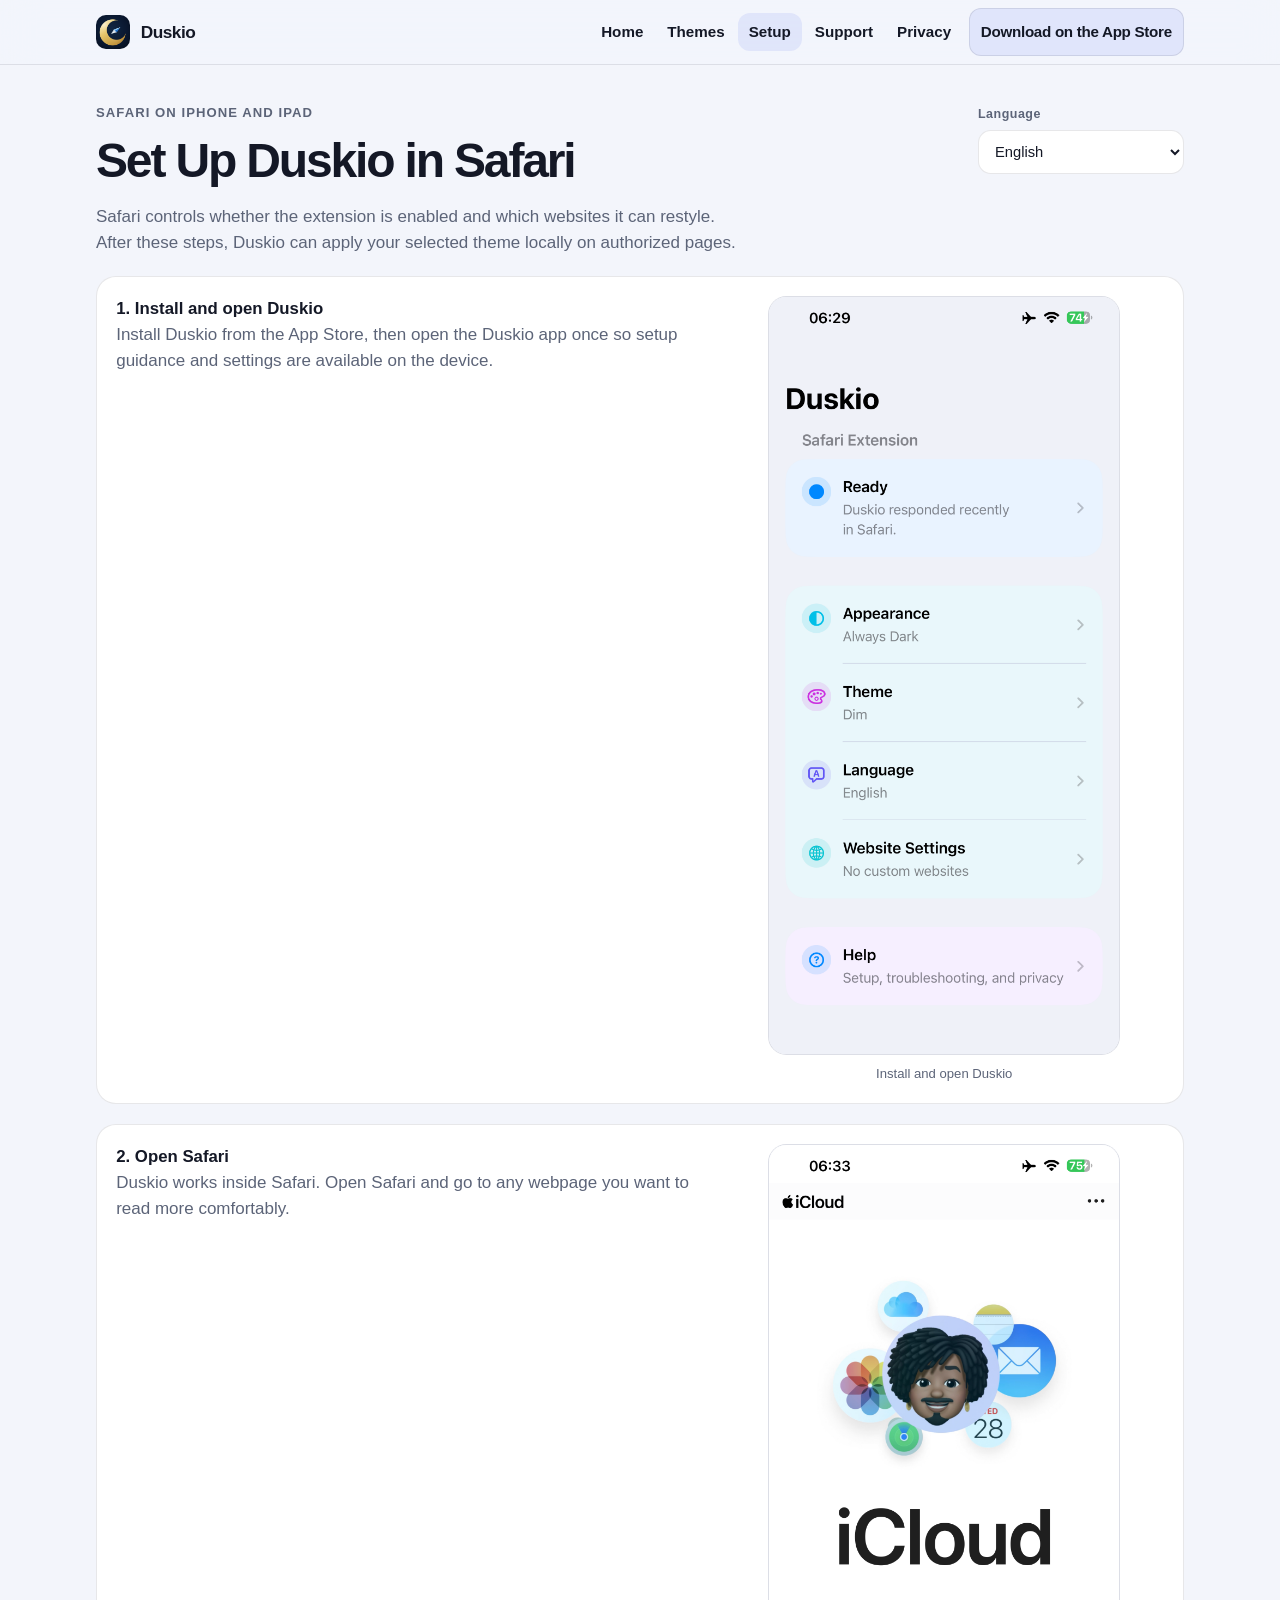
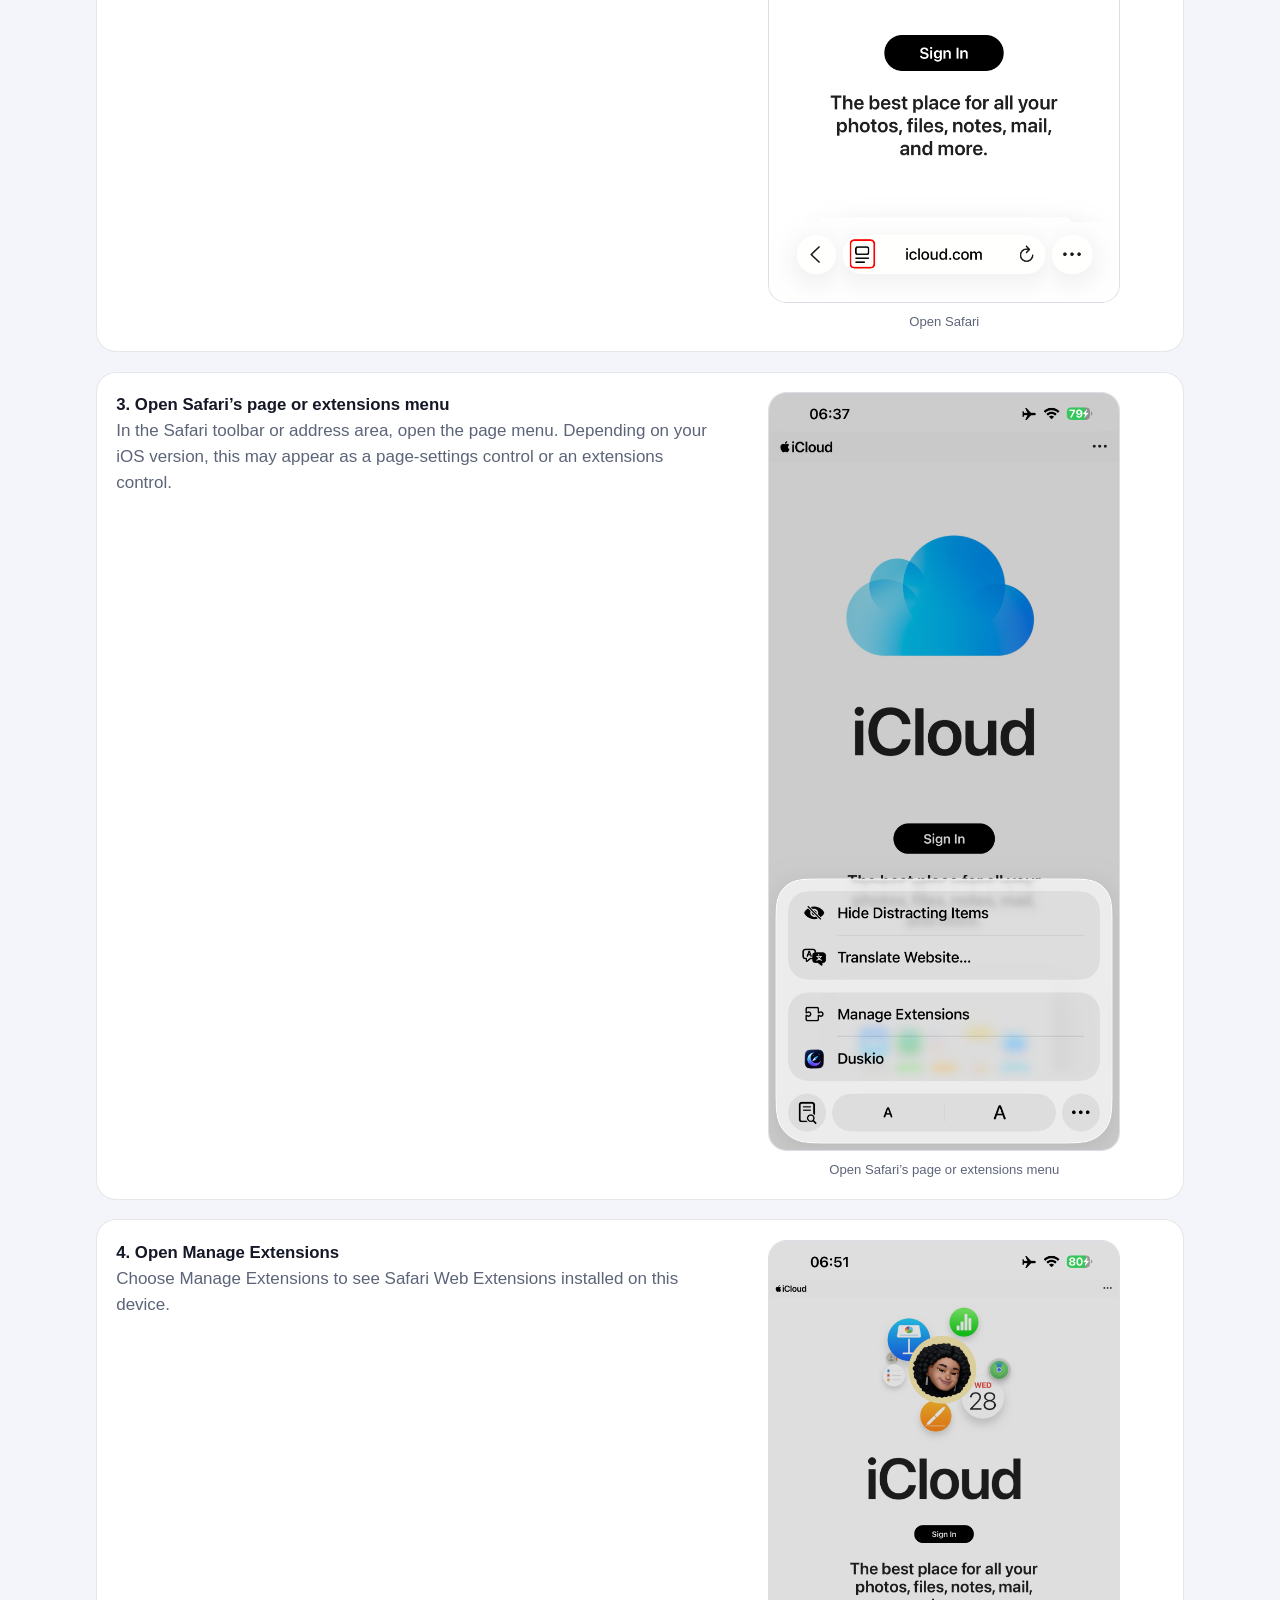
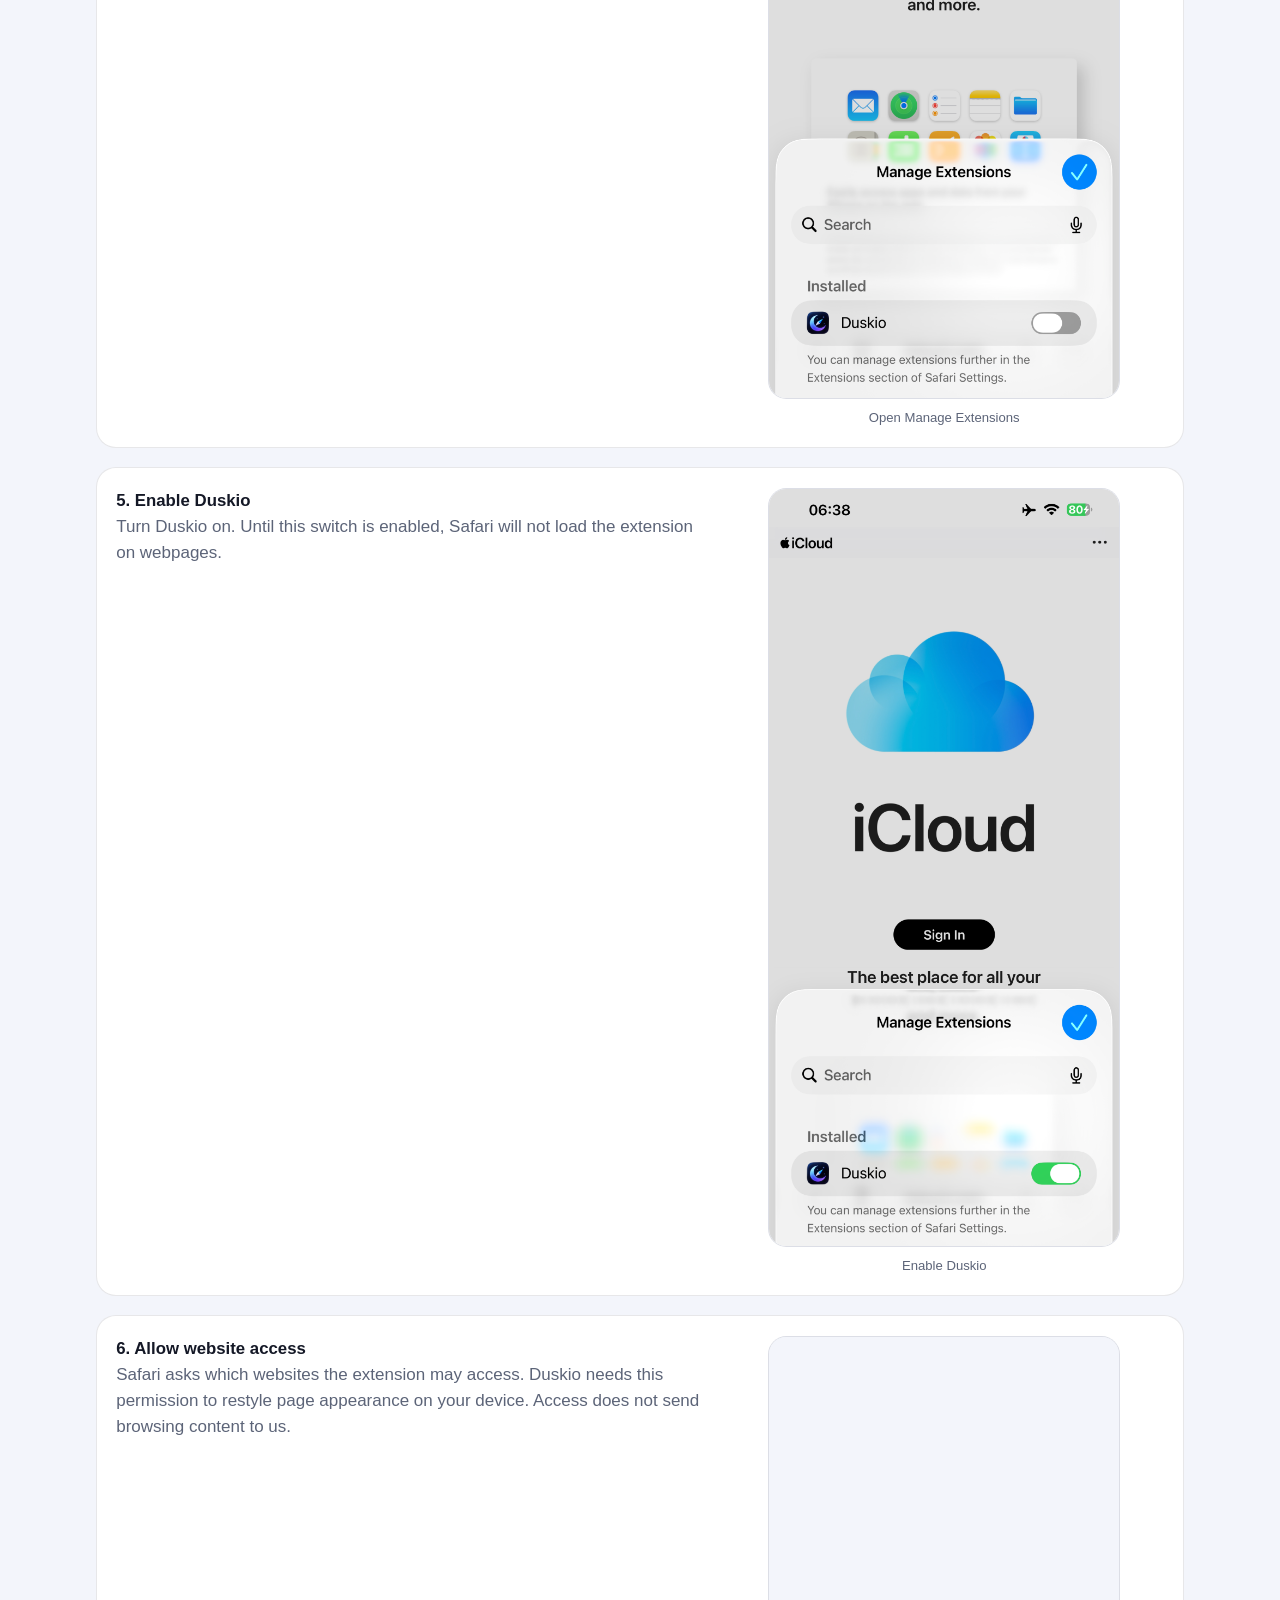
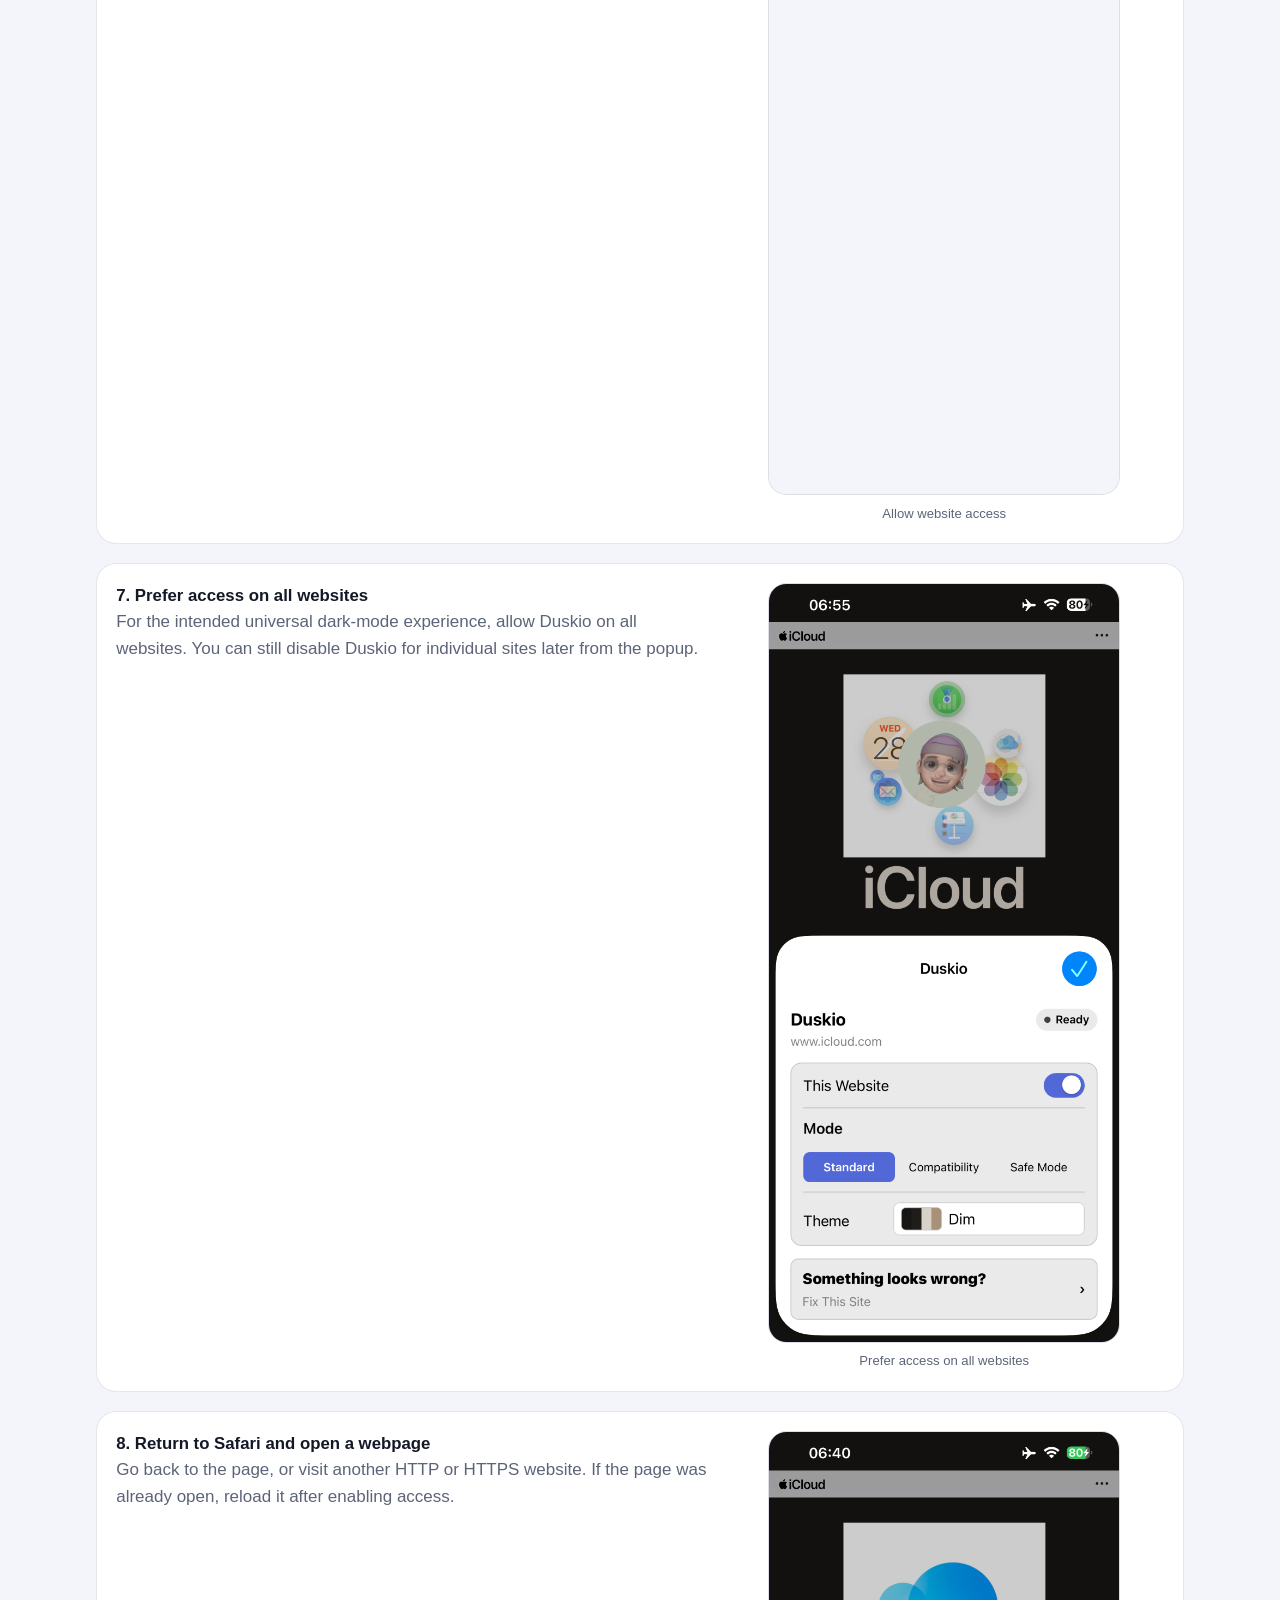
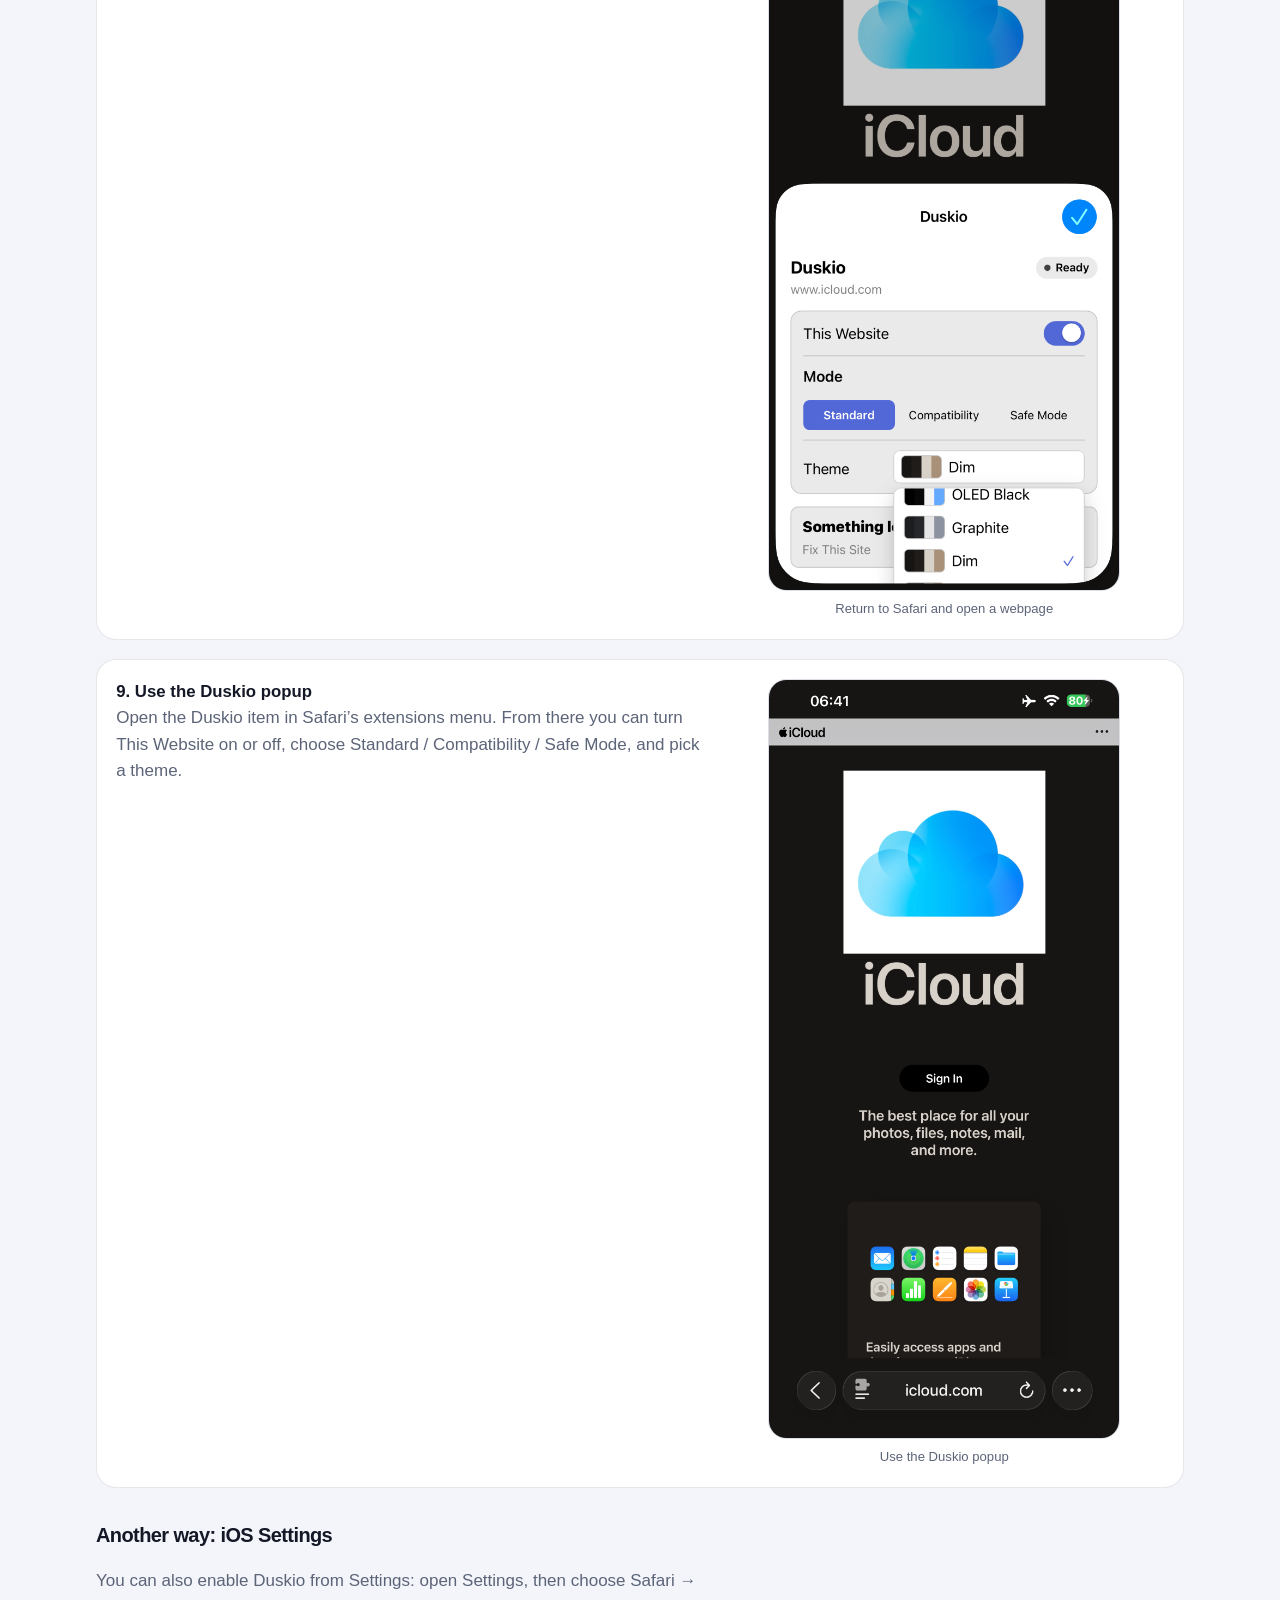
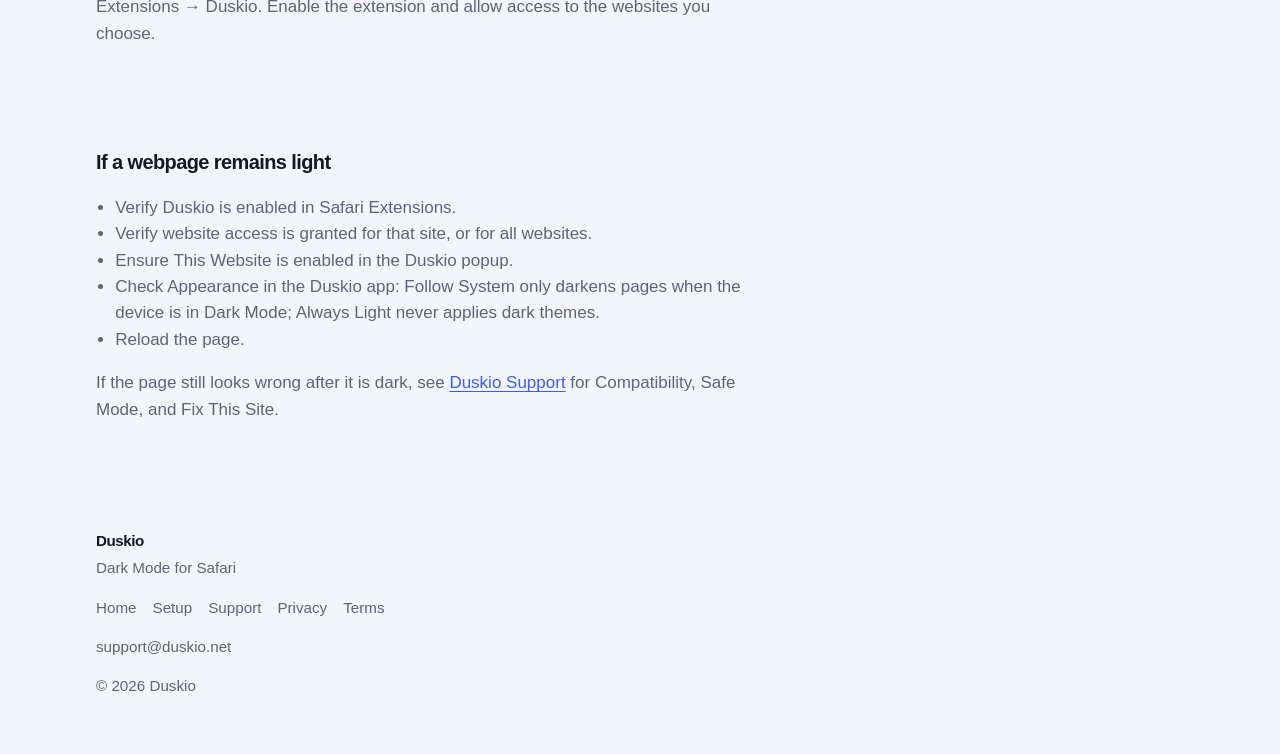
<file: setup/index.html>
<!DOCTYPE html>
<html lang="en" dir="ltr">
<head>
  <meta charset="utf-8">
  <meta name="viewport" content="width=device-width, initial-scale=1">
  <title>Set Up Duskio in Safari</title>
  <meta name="description" content="Enable Duskio in Safari on iPhone and iPad, allow website access, and start using dark themes on the web.">
  <link rel="canonical" href="https://duskio.net/setup/">
  <meta name="color-scheme" content="light dark">
  <meta name="theme-color" content="#080c1a" media="(prefers-color-scheme: dark)">
  <meta name="theme-color" content="#f3f5fb" media="(prefers-color-scheme: light)">
  <meta property="og:locale" content="en_US">
  <meta property="og:type" content="website">
  <meta property="og:site_name" content="Duskio">
  <meta property="og:title" content="Set Up Duskio in Safari">
  <meta property="og:description" content="Enable Duskio in Safari on iPhone and iPad, allow website access, and start using dark themes on the web.">
  <meta property="og:url" content="https://duskio.net/setup/">
  <meta property="og:image" content="https://duskio.net/assets/app-icon.png">
  <meta name="twitter:card" content="summary">
  <meta name="twitter:title" content="Set Up Duskio in Safari">
  <meta name="twitter:description" content="Enable Duskio in Safari on iPhone and iPad, allow website access, and start using dark themes.">
  <meta name="twitter:image" content="https://duskio.net/assets/app-icon.png">
  <link rel="icon" href="/assets/favicon-32.png" type="image/png" sizes="32x32">
  <link rel="icon" href="/assets/favicon-16.png" type="image/png" sizes="16x16">
  <link rel="icon" href="/assets/logo-mark.png" type="image/png" sizes="256x256">
  <link rel="apple-touch-icon" href="/assets/apple-touch-icon.png">
  <link rel="stylesheet" href="/css/main.css">
  <link rel="stylesheet" href="/css/setup.css">
</head>
<body>
  <a class="skip-link" href="#content">Skip to content</a>
  <header class="site-header">
    <div class="wrap header-inner">
      <a class="brand" href="/">
        <img src="/assets/logo-mark.png" width="36" height="36" alt="">
        <span>Duskio</span>
      </a>
      <button class="nav-toggle" type="button" aria-expanded="false" aria-controls="site-nav" aria-label="Open menu">
        <span class="nav-toggle-bars" aria-hidden="true"></span>
      </button>
      <nav id="site-nav" class="site-nav" aria-label="Primary">
        <ul>
          <li><a href="/">Home</a></li>
          <li><a href="/#themes">Themes</a></li>
          <li><a href="/setup/" aria-current="page">Setup</a></li>
          <li><a href="/support/">Support</a></li>
          <li><a href="/privacy/">Privacy</a></li>
        </ul>
        <a class="btn btn-store is-disabled" data-app-store data-store-label="short" aria-disabled="true" tabindex="-1">Coming Soon</a>
      </nav>
    </div>
  </header>

  <main id="content" class="wrap setup-page-content">
    <header class="page-hero setup-hero">
      <div class="setup-hero-copy">
        <p class="eyebrow" data-i18n="eyebrow">Safari on iPhone and iPad</p>
        <h1 data-i18n="title">Set Up Duskio in Safari</h1>
        <p data-i18n="description">Safari controls whether the extension is enabled and which websites it can restyle. After these steps, Duskio can apply your selected theme locally on authorized pages.</p>
      </div>
      <div class="setup-language-control">
        <label for="setup-language" data-i18n="languageLabel">Language</label>
        <select id="setup-language" name="setup-language">
          <option value="en">English</option>
          <option value="ar">العربية</option>
          <option value="bg">Български</option>
          <option value="zh-Hans">简体中文</option>
          <option value="hr">Hrvatski</option>
          <option value="nl">Nederlands</option>
          <option value="fr">Français</option>
          <option value="de">Deutsch</option>
          <option value="hu">Magyar</option>
          <option value="it">Italiano</option>
          <option value="ja">日本語</option>
          <option value="ko">한국어</option>
          <option value="lt">Lietuvių</option>
          <option value="pt-BR">Português (Brasil)</option>
          <option value="pt-PT">Português (Portugal)</option>
          <option value="ro">Română</option>
          <option value="ru">Русский</option>
          <option value="sr">Српски</option>
          <option value="es">Español</option>
          <option value="uk">Українська</option>
          <option value="vi">Tiếng Việt</option>
          <option value="pl">Polski</option>
          <option value="da">Dansk</option>
          <option value="fi">Suomi</option>
          <option value="ms">Bahasa Melayu</option>
          <option value="nb">Norsk bokmål</option>
          <option value="sv">Svenska</option>
          <option value="th">ไทย</option>
          <option value="tr">Türkçe</option>
          <option value="el">Ελληνικά</option>
        </select>
      </div>
    </header>

    <ol class="setup-list">
      <li class="setup-step">
        <div>
          <h2 data-i18n="step1Title">1. Install and open Duskio</h2>
          <p data-i18n="step1Text">Install Duskio from the App Store, then open the Duskio app once so setup guidance and settings are available on the device.</p>
        </div>
        <figure class="setup-shot">
          <a href="/assets/setup/01-open-duskio.png" target="_blank" rel="noopener">
            <img src="/assets/setup/01-open-duskio.png" width="1284" height="2778" alt="Open the Duskio app" decoding="async">
          </a>
          <figcaption data-i18n="step1Caption">Open the Duskio app</figcaption>
        </figure>
      </li>
      <li class="setup-step">
        <div>
          <h2 data-i18n="step2Title">2. Open Safari</h2>
          <p data-i18n="step2Text">Duskio works inside Safari. Open Safari and go to any webpage you want to read more comfortably.</p>
        </div>
        <figure class="setup-shot">
          <a href="/assets/setup/02-open-safari.png" target="_blank" rel="noopener">
            <img src="/assets/setup/02-open-safari.png" width="1284" height="2778" alt="Open Safari" loading="lazy" decoding="async">
          </a>
          <figcaption data-i18n="step2Caption">Open Safari</figcaption>
        </figure>
      </li>
      <li class="setup-step">
        <div>
          <h2 data-i18n="step3Title">3. Open Safari’s page or extensions menu</h2>
          <p data-i18n="step3Text">In the Safari toolbar or address area, open the page menu. Depending on your iOS version, this may appear as a page-settings control or an extensions control.</p>
        </div>
        <figure class="setup-shot">
          <a href="/assets/setup/03-page-menu.png" target="_blank" rel="noopener">
            <img src="/assets/setup/03-page-menu.png" width="1284" height="2778" alt="Open the Safari page menu" loading="lazy" decoding="async">
          </a>
          <figcaption data-i18n="step3Caption">Open the Safari page menu</figcaption>
        </figure>
      </li>
      <li class="setup-step">
        <div>
          <h2 data-i18n="step4Title">4. Open Manage Extensions</h2>
          <p data-i18n="step4Text">Choose Manage Extensions to see Safari Web Extensions installed on this device.</p>
        </div>
        <figure class="setup-shot">
          <a href="/assets/setup/04-manage-extensions.png" target="_blank" rel="noopener">
            <img src="/assets/setup/04-manage-extensions.png" width="1284" height="2778" alt="Manage Safari extensions" loading="lazy" decoding="async">
          </a>
          <figcaption data-i18n="step4Caption">Manage Safari extensions</figcaption>
        </figure>
      </li>
      <li class="setup-step">
        <div>
          <h2 data-i18n="step5Title">5. Enable Duskio</h2>
          <p data-i18n="step5Text">Turn Duskio on. Until this switch is enabled, Safari will not load the extension on webpages.</p>
        </div>
        <figure class="setup-shot">
          <a href="/assets/setup/05-enable-duskio.png" target="_blank" rel="noopener">
            <img src="/assets/setup/05-enable-duskio.png" width="1284" height="2778" alt="Enable Duskio" loading="lazy" decoding="async">
          </a>
          <figcaption data-i18n="step5Caption">Enable Duskio</figcaption>
        </figure>
      </li>
      <li class="setup-step">
        <div>
          <h2 data-i18n="step6Title">6. Allow website access</h2>
          <p data-i18n="step6Text">Safari asks which websites the extension may access. Duskio needs this permission to restyle page appearance on your device. Access does not send browsing content to us.</p>
        </div>
        <figure class="setup-shot">
          <a href="/assets/setup/06-allow-all-websites.png" target="_blank" rel="noopener">
            <img src="/assets/setup/06-allow-all-websites.png" width="1284" height="2778" alt="Allow Duskio on all websites" loading="lazy" decoding="async">
          </a>
          <figcaption data-i18n="step6Caption">Allow Duskio on all websites</figcaption>
        </figure>
      </li>
      <li class="setup-step">
        <div>
          <h2 data-i18n="step7Title">7. Prefer access on all websites</h2>
          <p data-i18n="step7Text">For the intended universal dark-mode experience, allow Duskio on all websites. You can still disable Duskio for individual sites later from the popup.</p>
        </div>
        <figure class="setup-shot">
          <a href="/assets/setup/07-open-popup.png" target="_blank" rel="noopener">
            <img src="/assets/setup/07-open-popup.png" width="1284" height="2778" alt="Open the Duskio Safari popup" loading="lazy" decoding="async">
          </a>
          <figcaption data-i18n="step7Caption">Open the Duskio Safari popup</figcaption>
        </figure>
      </li>
      <li class="setup-step">
        <div>
          <h2 data-i18n="step8Title">8. Return to Safari and open a webpage</h2>
          <p data-i18n="step8Text">Go back to the page, or visit another HTTP or HTTPS website. If the page was already open, reload it after enabling access.</p>
        </div>
        <figure class="setup-shot">
          <a href="/assets/setup/08-choose-theme.png" target="_blank" rel="noopener">
            <img src="/assets/setup/08-choose-theme.png" width="1284" height="2778" alt="Choose a Duskio theme" loading="lazy" decoding="async">
          </a>
          <figcaption data-i18n="step8Caption">Choose a Duskio theme</figcaption>
        </figure>
      </li>
      <li class="setup-step">
        <div>
          <h2 data-i18n="step9Title">9. Use the Duskio popup</h2>
          <p data-i18n="step9Text">Open the Duskio item in Safari’s extensions menu. From there you can turn This Website on or off, choose Standard / Compatibility / Safe Mode, and pick a theme.</p>
        </div>
        <figure class="setup-shot">
          <a href="/assets/setup/09-dark-mode-working.png" target="_blank" rel="noopener">
            <img src="/assets/setup/09-dark-mode-working.png" width="1284" height="2778" alt="Duskio dark mode working in Safari" loading="lazy" decoding="async">
          </a>
          <figcaption data-i18n="step9Caption">Duskio dark mode working in Safari</figcaption>
        </figure>
      </li>
    </ol>

    <section class="prose" aria-labelledby="alt-setup">
      <h2 id="alt-setup" data-i18n="alternateTitle">Another way: iOS Settings</h2>
      <p data-i18n="alternateText">You can also enable Duskio from Settings: open Settings, then choose Safari → Extensions → Duskio. Enable the extension and allow access to the websites you choose.</p>
    </section>

    <section class="prose" aria-labelledby="still-light">
      <h2 id="still-light" data-i18n="helpTitle">If a webpage remains light</h2>
      <ul>
        <li data-i18n="help1">Verify Duskio is enabled in Safari Extensions.</li>
        <li data-i18n="help2">Verify website access is granted for that site, or for all websites.</li>
        <li data-i18n="help3">Ensure This Website is enabled in the Duskio popup.</li>
        <li data-i18n="help4">Check Appearance in the Duskio app: Follow System only darkens pages when the device is in Dark Mode; Always Light never applies dark themes.</li>
        <li data-i18n="help5">Reload the page.</li>
      </ul>
      <p data-i18n-html="helpMore">If the page still looks wrong after it is dark, see <a href="/support/">Duskio Support</a> for Compatibility, Safe Mode, and Fix This Site.</p>
    </section>
  </main>

  <footer class="site-footer">
    <div class="wrap">
      <div class="footer-brand">Duskio</div>
      <p class="footer-tag">Dark Mode for Safari</p>
      <nav class="footer-nav" aria-label="Footer">
        <a href="/">Home</a>
        <a href="/setup/">Setup</a>
        <a href="/support/">Support</a>
        <a href="/privacy/">Privacy</a>
        <a href="/terms/">Terms</a>
      </nav>
      <p><a href="mailto:support@duskio.net">support@duskio.net</a></p>
      <p>© 2026 Duskio</p>
    </div>
  </footer>
  <script src="/js/main.js"></script>
  <script src="/js/setup-i18n.js"></script>
</body>
</html>
</file>
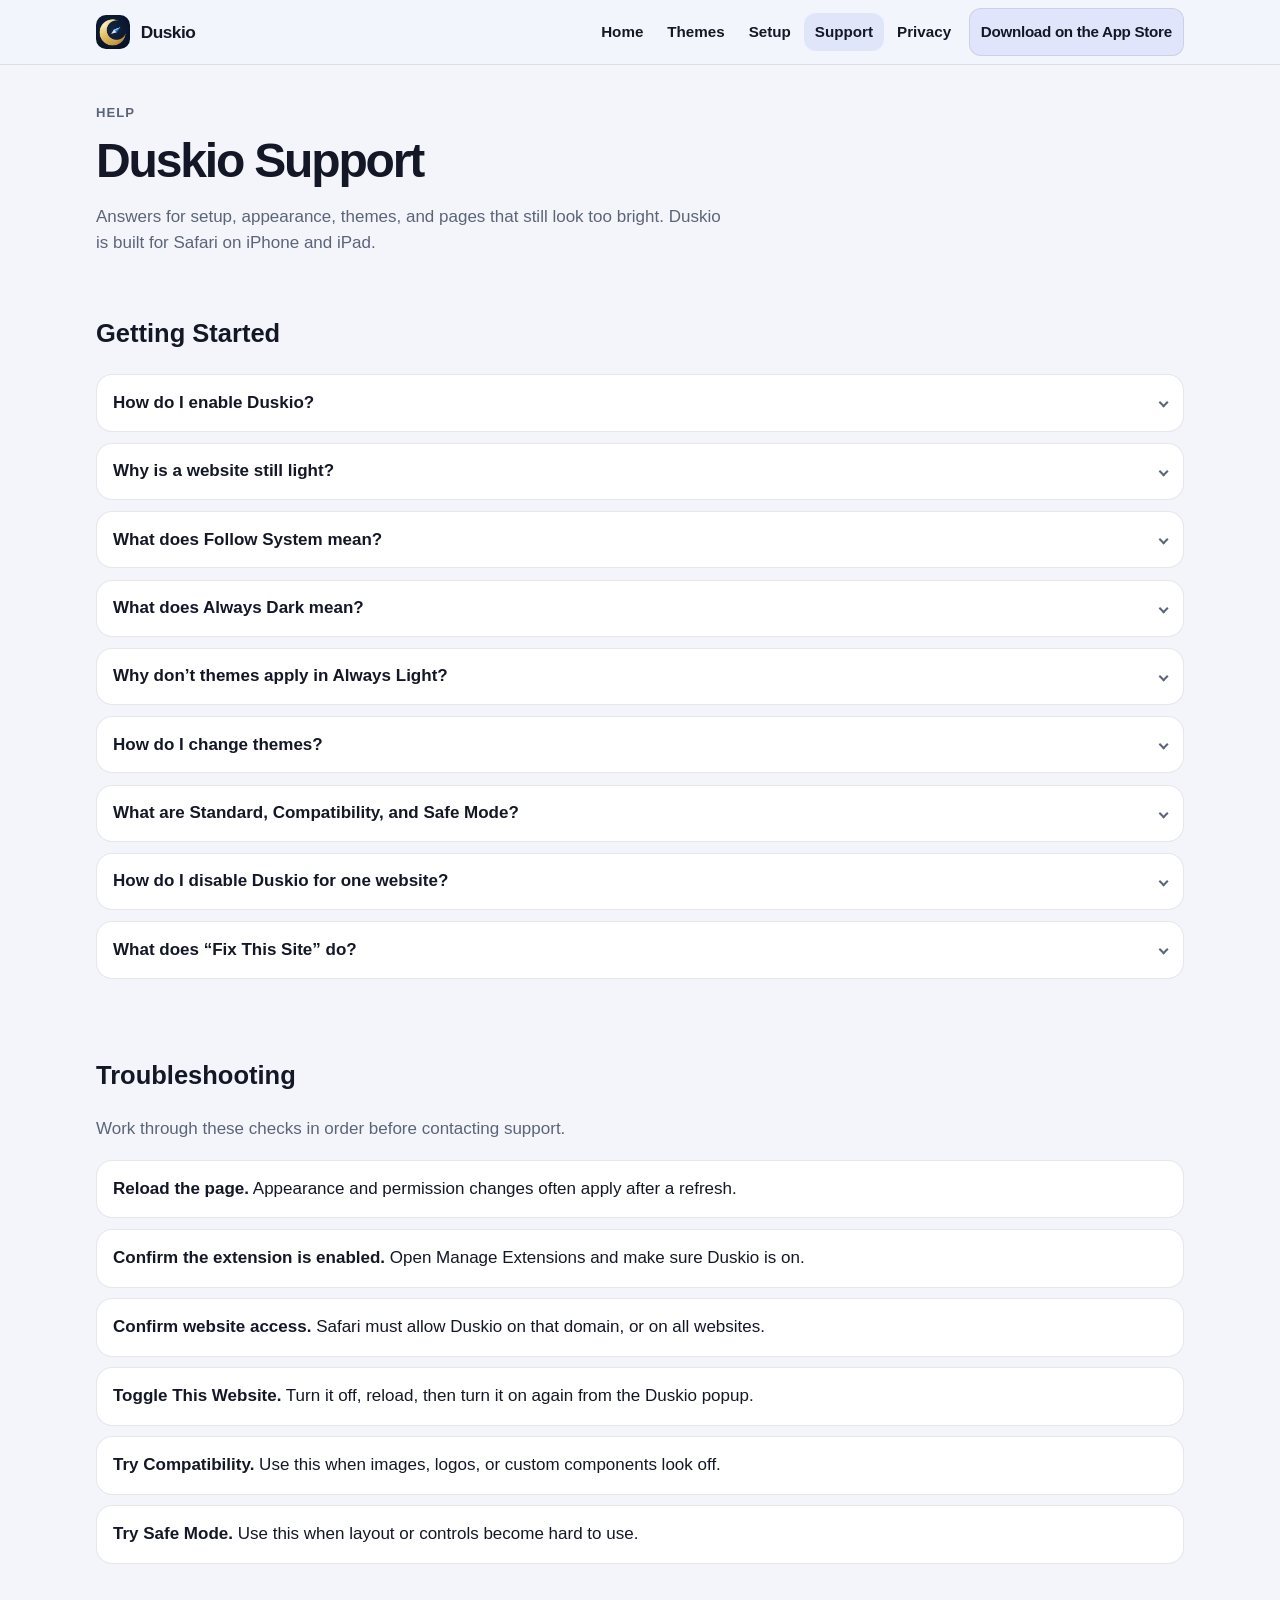
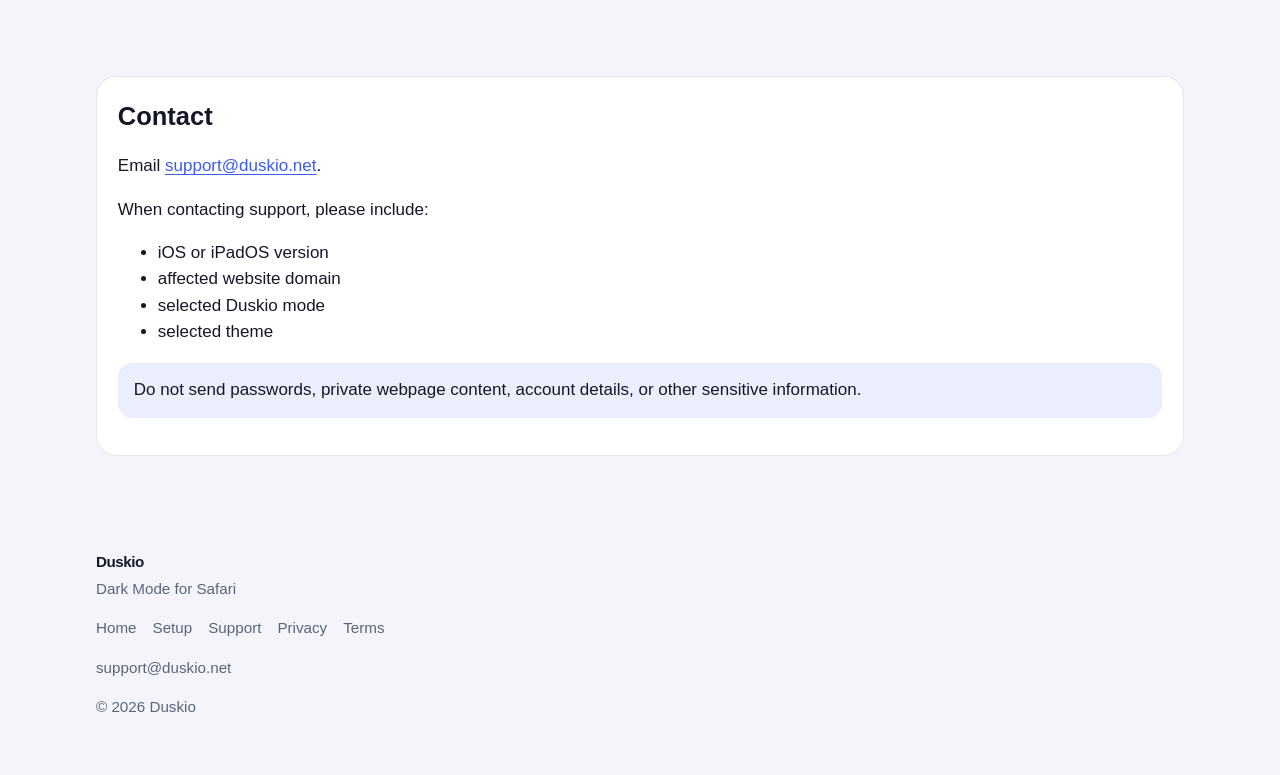
<file: support/index.html>
<!DOCTYPE html>
<html lang="en" dir="ltr">
<head>
  <meta charset="utf-8">
  <meta name="viewport" content="width=device-width, initial-scale=1">
  <title>Duskio Support</title>
  <meta name="description" content="Get help with Duskio setup, themes, appearance modes, per-site controls, and troubleshooting for Safari on iPhone and iPad.">
  <link rel="canonical" href="https://duskio.net/support/">
  <meta name="color-scheme" content="light dark">
  <meta name="theme-color" content="#080c1a" media="(prefers-color-scheme: dark)">
  <meta name="theme-color" content="#f3f5fb" media="(prefers-color-scheme: light)">
  <meta property="og:locale" content="en_US">
  <meta property="og:type" content="website">
  <meta property="og:site_name" content="Duskio">
  <meta property="og:title" content="Duskio Support">
  <meta property="og:description" content="Get help with Duskio setup, themes, appearance modes, per-site controls, and troubleshooting.">
  <meta property="og:url" content="https://duskio.net/support/">
  <meta property="og:image" content="https://duskio.net/assets/app-icon.png">
  <meta name="twitter:card" content="summary">
  <meta name="twitter:title" content="Duskio Support">
  <meta name="twitter:description" content="Setup, appearance modes, themes, and troubleshooting for Duskio in Safari.">
  <meta name="twitter:image" content="https://duskio.net/assets/app-icon.png">
  <link rel="icon" href="/assets/favicon-32.png" type="image/png" sizes="32x32">
  <link rel="icon" href="/assets/favicon-16.png" type="image/png" sizes="16x16">
  <link rel="icon" href="/assets/logo-mark.png" type="image/png" sizes="256x256">
  <link rel="apple-touch-icon" href="/assets/apple-touch-icon.png">
  <link rel="stylesheet" href="/css/main.css">
  <script type="application/ld+json">
  {
    "@context": "https://schema.org",
    "@type": "FAQPage",
    "mainEntity": [
      {
        "@type": "Question",
        "name": "How do I enable Duskio?",
        "acceptedAnswer": {
          "@type": "Answer",
          "text": "Install Duskio, open Safari, open the page or extensions menu, choose Manage Extensions, enable Duskio, and allow website access. Then reopen a webpage and use the Duskio popup."
        }
      },
      {
        "@type": "Question",
        "name": "Why is a website still light?",
        "acceptedAnswer": {
          "@type": "Answer",
          "text": "Confirm the extension is enabled, website access is granted, This Website is on, Appearance is not Always Light, and Follow System is not paired with device Light Mode. Then reload the page."
        }
      },
      {
        "@type": "Question",
        "name": "What does Follow System mean?",
        "acceptedAnswer": {
          "@type": "Answer",
          "text": "Follow System uses the selected Duskio theme when the device is in Dark Mode. When the device is in Light Mode, Duskio leaves webpages light."
        }
      },
      {
        "@type": "Question",
        "name": "What does Always Dark mean?",
        "acceptedAnswer": {
          "@type": "Answer",
          "text": "Always Dark keeps supported webpages dark regardless of device appearance, using your selected Duskio theme."
        }
      },
      {
        "@type": "Question",
        "name": "Why don’t themes apply in Always Light?",
        "acceptedAnswer": {
          "@type": "Answer",
          "text": "Always Light leaves webpages light and does not apply dark themes. The selected theme remains saved for later."
        }
      }
    ]
  }
  </script>
</head>
<body>
  <a class="skip-link" href="#content">Skip to content</a>
  <header class="site-header">
    <div class="wrap header-inner">
      <a class="brand" href="/">
        <img src="/assets/logo-mark.png" width="36" height="36" alt="">
        <span>Duskio</span>
      </a>
      <button class="nav-toggle" type="button" aria-expanded="false" aria-controls="site-nav" aria-label="Open menu">
        <span class="nav-toggle-bars" aria-hidden="true"></span>
      </button>
      <nav id="site-nav" class="site-nav" aria-label="Primary">
        <ul>
          <li><a href="/">Home</a></li>
          <li><a href="/#themes">Themes</a></li>
          <li><a href="/setup/">Setup</a></li>
          <li><a href="/support/" aria-current="page">Support</a></li>
          <li><a href="/privacy/">Privacy</a></li>
        </ul>
        <a class="btn btn-store is-disabled" data-app-store data-store-label="short" aria-disabled="true" tabindex="-1">Coming Soon</a>
      </nav>
    </div>
  </header>

  <main id="content" class="wrap">
    <header class="page-hero">
      <p class="eyebrow">Help</p>
      <h1>Duskio Support</h1>
      <p>Answers for setup, appearance, themes, and pages that still look too bright. Duskio is built for Safari on iPhone and iPad.</p>
    </header>

    <section aria-labelledby="getting-started">
      <h2 id="getting-started">Getting Started</h2>
      <div class="faq-list">
        <details>
          <summary>How do I enable Duskio?</summary>
          <p>Install and open Duskio, then open Safari. From Safari’s page or extensions menu, open Manage Extensions and enable Duskio. Allow website access, preferably for all websites, then return to a webpage and open the Duskio popup. A full walkthrough is on the <a href="/setup/">setup guide</a>.</p>
        </details>
        <details>
          <summary>Why is a website still light?</summary>
          <p>Check that Duskio is enabled, that Safari granted website access, and that This Website is on in the popup. Then check Appearance: Follow System only darkens pages when the device itself is in Dark Mode, and Always Light never applies dark themes. Reload the page after changing these settings.</p>
        </details>
        <details>
          <summary>What does Follow System mean?</summary>
          <p>Follow System uses the selected Duskio theme when the device is in Dark Mode. When the device is in Light Mode, Duskio leaves webpages light.</p>
        </details>
        <details>
          <summary>What does Always Dark mean?</summary>
          <p>Always Dark keeps supported webpages dark regardless of device appearance. It still respects per-site Off, website access, and sites where Duskio should not restyle the page.</p>
        </details>
        <details>
          <summary>Why don’t themes apply in Always Light?</summary>
          <p>Always Light leaves webpages light and does not apply dark themes. Your chosen theme stays saved so it is ready when you switch to Follow System or Always Dark.</p>
        </details>
        <details>
          <summary>How do I change themes?</summary>
          <p>Open the Duskio popup in Safari, or open Theme in the Duskio app. Theme is a global choice: the same palette is used across websites unless a site is turned off. There are 27 built-in themes.</p>
        </details>
        <details>
          <summary>What are Standard, Compatibility, and Safe Mode?</summary>
          <p>Standard is the best default for most websites. Compatibility is useful when a site has unusual styles or components and keeps more original styling. Safe Mode is a more conservative option for difficult websites and prioritizes usability. Not every website will look perfect in every mode.</p>
        </details>
        <details>
          <summary>How do I disable Duskio for one website?</summary>
          <p>Open the Duskio popup on that webpage and turn This Website off. The page returns to its own appearance. You can turn it back on later without disabling the extension everywhere.</p>
        </details>
        <details>
          <summary>What does “Fix This Site” do?</summary>
          <p>If a page looks wrong, open Fix This Site in the popup and choose what you see, such as images, text, background, buttons, layout, or a site that already has dark mode. Duskio then suggests Compatibility, Safe Mode, turning the site off, or restoring Standard. Your selected issue is saved only on this device; nothing is sent.</p>
        </details>
      </div>
    </section>

    <section class="section" aria-labelledby="troubleshooting">
      <h2 id="troubleshooting">Troubleshooting</h2>
      <p class="lede-secondary">Work through these checks in order before contacting support.</p>
      <ol class="troubleshoot">
        <li><strong>Reload the page.</strong> Appearance and permission changes often apply after a refresh.</li>
        <li><strong>Confirm the extension is enabled.</strong> Open Manage Extensions and make sure Duskio is on.</li>
        <li><strong>Confirm website access.</strong> Safari must allow Duskio on that domain, or on all websites.</li>
        <li><strong>Toggle This Website.</strong> Turn it off, reload, then turn it on again from the Duskio popup.</li>
        <li><strong>Try Compatibility.</strong> Use this when images, logos, or custom components look off.</li>
        <li><strong>Try Safe Mode.</strong> Use this when layout or controls become hard to use.</li>
      </ol>
    </section>

    <section class="section" aria-labelledby="contact">
      <div class="contact-card">
        <h2 id="contact">Contact</h2>
        <p>Email <a href="mailto:support@duskio.net">support@duskio.net</a>.</p>
        <p>When contacting support, please include:</p>
        <ul>
          <li>iOS or iPadOS version</li>
          <li>affected website domain</li>
          <li>selected Duskio mode</li>
          <li>selected theme</li>
        </ul>
        <p class="notice">Do not send passwords, private webpage content, account details, or other sensitive information.</p>
      </div>
    </section>
  </main>

  <footer class="site-footer">
    <div class="wrap">
      <div class="footer-brand">Duskio</div>
      <p class="footer-tag">Dark Mode for Safari</p>
      <nav class="footer-nav" aria-label="Footer">
        <a href="/">Home</a>
        <a href="/setup/">Setup</a>
        <a href="/support/">Support</a>
        <a href="/privacy/">Privacy</a>
        <a href="/terms/">Terms</a>
      </nav>
      <p><a href="mailto:support@duskio.net">support@duskio.net</a></p>
      <p>© 2026 Duskio</p>
    </div>
  </footer>
  <script src="/js/main.js"></script>
</body>
</html>
</file>
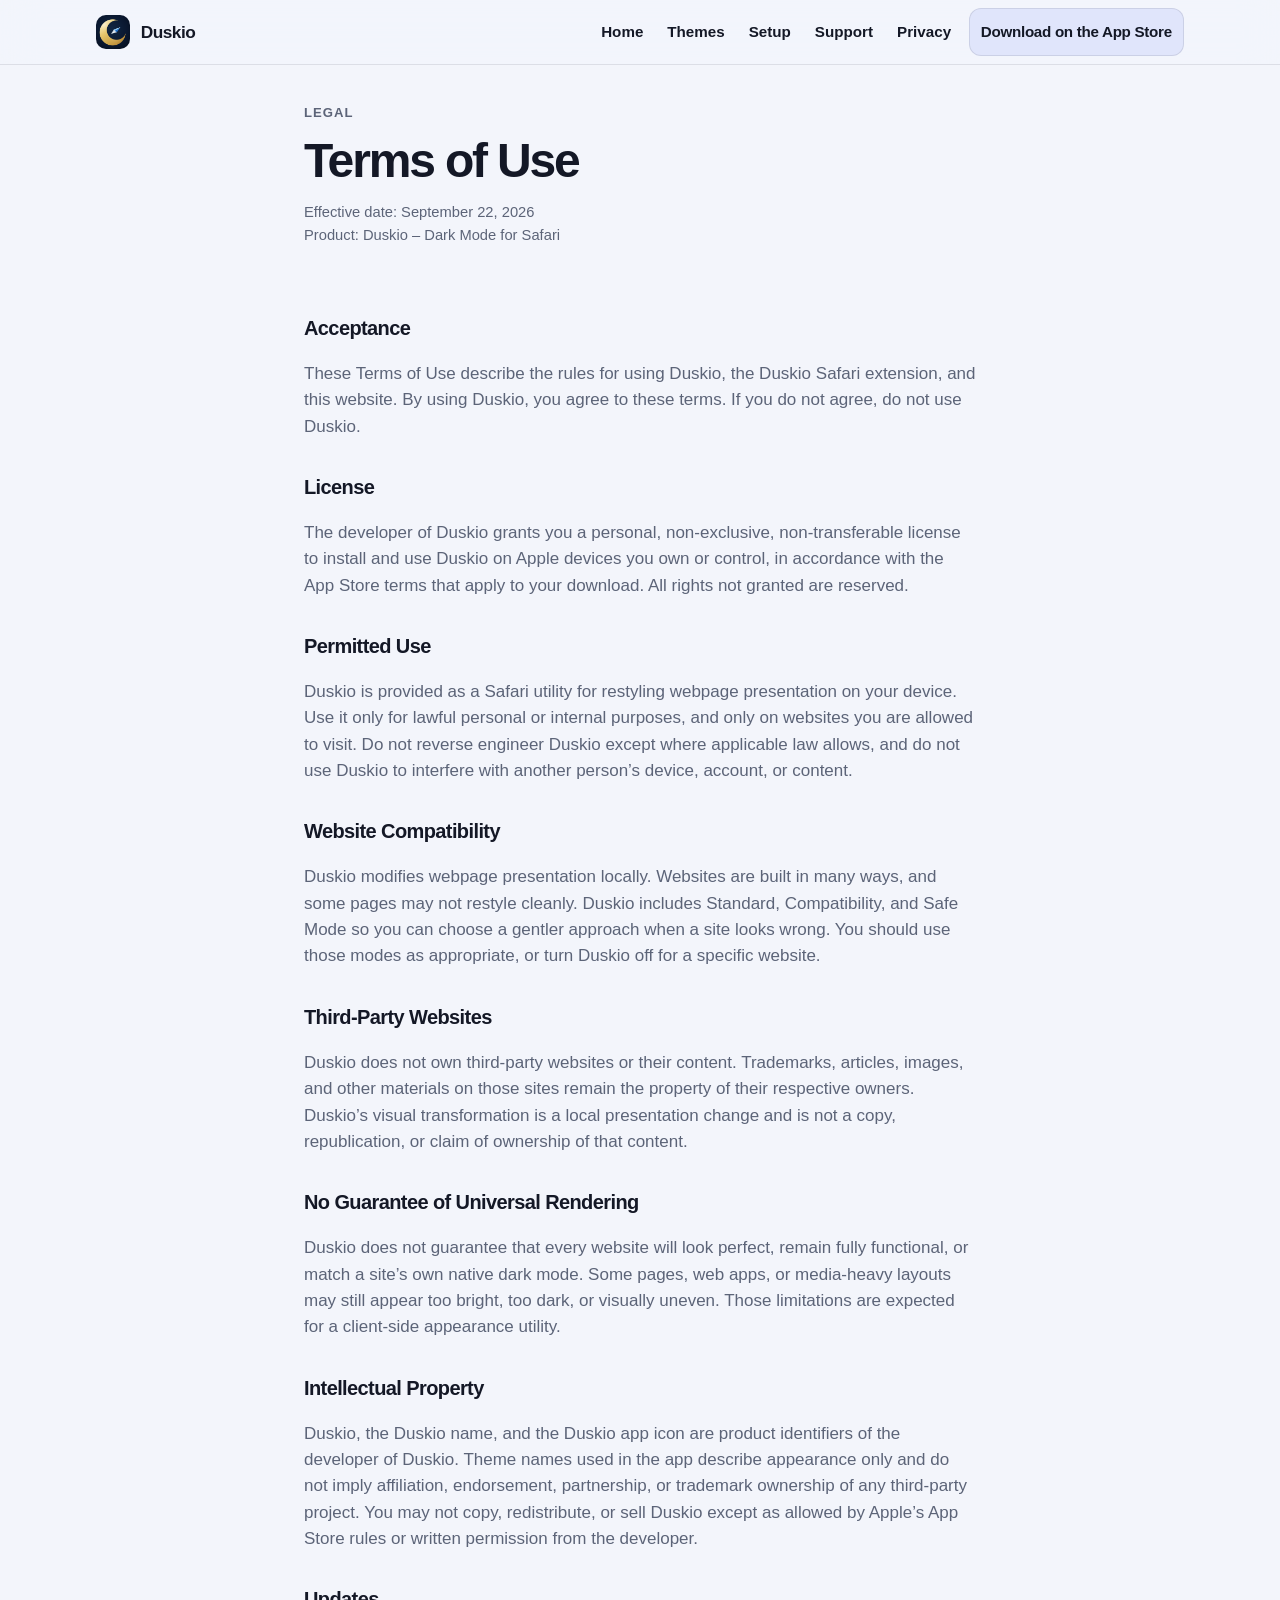
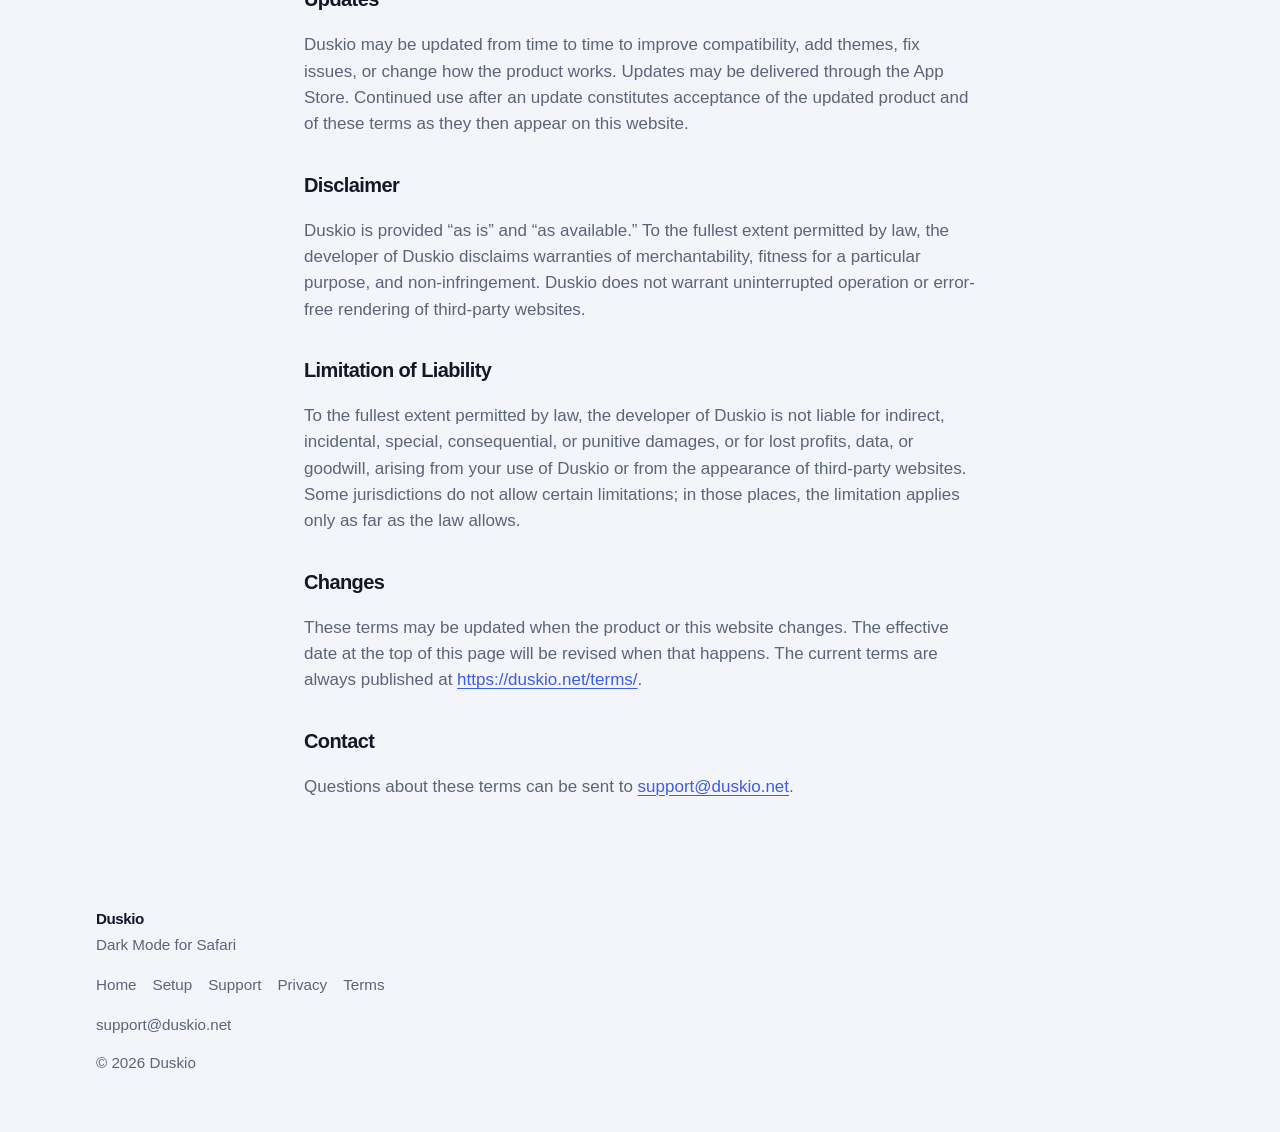
<file: terms/index.html>
<!DOCTYPE html>
<html lang="en" dir="ltr">
<head>
  <meta charset="utf-8">
  <meta name="viewport" content="width=device-width, initial-scale=1">
  <title>Terms of Use – Duskio</title>
  <meta name="description" content="Terms of Use for Duskio – Dark Mode for Safari, covering license, website compatibility, and local presentation changes.">
  <link rel="canonical" href="https://duskio.net/terms/">
  <meta name="color-scheme" content="light dark">
  <meta name="theme-color" content="#080c1a" media="(prefers-color-scheme: dark)">
  <meta name="theme-color" content="#f3f5fb" media="(prefers-color-scheme: light)">
  <meta property="og:locale" content="en_US">
  <meta property="og:type" content="website">
  <meta property="og:site_name" content="Duskio">
  <meta property="og:title" content="Terms of Use – Duskio">
  <meta property="og:description" content="Terms of Use for Duskio – Dark Mode for Safari.">
  <meta property="og:url" content="https://duskio.net/terms/">
  <meta property="og:image" content="https://duskio.net/assets/app-icon.png">
  <meta name="twitter:card" content="summary">
  <meta name="twitter:title" content="Terms of Use – Duskio">
  <meta name="twitter:description" content="License, compatibility, and acceptable use for Duskio.">
  <meta name="twitter:image" content="https://duskio.net/assets/app-icon.png">
  <link rel="icon" href="/assets/favicon-32.png" type="image/png" sizes="32x32">
  <link rel="icon" href="/assets/favicon-16.png" type="image/png" sizes="16x16">
  <link rel="icon" href="/assets/logo-mark.png" type="image/png" sizes="256x256">
  <link rel="apple-touch-icon" href="/assets/apple-touch-icon.png">
  <link rel="stylesheet" href="/css/main.css">
</head>
<body>
  <a class="skip-link" href="#content">Skip to content</a>
  <header class="site-header">
    <div class="wrap header-inner">
      <a class="brand" href="/">
        <img src="/assets/logo-mark.png" width="36" height="36" alt="">
        <span>Duskio</span>
      </a>
      <button class="nav-toggle" type="button" aria-expanded="false" aria-controls="site-nav" aria-label="Open menu">
        <span class="nav-toggle-bars" aria-hidden="true"></span>
      </button>
      <nav id="site-nav" class="site-nav" aria-label="Primary">
        <ul>
          <li><a href="/">Home</a></li>
          <li><a href="/#themes">Themes</a></li>
          <li><a href="/setup/">Setup</a></li>
          <li><a href="/support/">Support</a></li>
          <li><a href="/privacy/">Privacy</a></li>
        </ul>
        <a class="btn btn-store is-disabled" data-app-store data-store-label="short" aria-disabled="true" tabindex="-1">Coming Soon</a>
      </nav>
    </div>
  </header>

  <main id="content" class="wrap prose">
    <header class="page-hero">
      <p class="eyebrow">Legal</p>
      <h1>Terms of Use</h1>
      <p class="meta">Effective date: September 22, 2026<br>Product: Duskio – Dark Mode for Safari</p>
    </header>

    <h2>Acceptance</h2>
    <p>These Terms of Use describe the rules for using Duskio, the Duskio Safari extension, and this website. By using Duskio, you agree to these terms. If you do not agree, do not use Duskio.</p>

    <h2>License</h2>
    <p>The developer of Duskio grants you a personal, non-exclusive, non-transferable license to install and use Duskio on Apple devices you own or control, in accordance with the App Store terms that apply to your download. All rights not granted are reserved.</p>

    <h2>Permitted Use</h2>
    <p>Duskio is provided as a Safari utility for restyling webpage presentation on your device. Use it only for lawful personal or internal purposes, and only on websites you are allowed to visit. Do not reverse engineer Duskio except where applicable law allows, and do not use Duskio to interfere with another person’s device, account, or content.</p>

    <h2>Website Compatibility</h2>
    <p>Duskio modifies webpage presentation locally. Websites are built in many ways, and some pages may not restyle cleanly. Duskio includes Standard, Compatibility, and Safe Mode so you can choose a gentler approach when a site looks wrong. You should use those modes as appropriate, or turn Duskio off for a specific website.</p>

    <h2>Third-Party Websites</h2>
    <p>Duskio does not own third-party websites or their content. Trademarks, articles, images, and other materials on those sites remain the property of their respective owners. Duskio’s visual transformation is a local presentation change and is not a copy, republication, or claim of ownership of that content.</p>

    <h2>No Guarantee of Universal Rendering</h2>
    <p>Duskio does not guarantee that every website will look perfect, remain fully functional, or match a site’s own native dark mode. Some pages, web apps, or media-heavy layouts may still appear too bright, too dark, or visually uneven. Those limitations are expected for a client-side appearance utility.</p>

    <h2>Intellectual Property</h2>
    <p>Duskio, the Duskio name, and the Duskio app icon are product identifiers of the developer of Duskio. Theme names used in the app describe appearance only and do not imply affiliation, endorsement, partnership, or trademark ownership of any third-party project. You may not copy, redistribute, or sell Duskio except as allowed by Apple’s App Store rules or written permission from the developer.</p>

    <h2>Updates</h2>
    <p>Duskio may be updated from time to time to improve compatibility, add themes, fix issues, or change how the product works. Updates may be delivered through the App Store. Continued use after an update constitutes acceptance of the updated product and of these terms as they then appear on this website.</p>

    <h2>Disclaimer</h2>
    <p>Duskio is provided “as is” and “as available.” To the fullest extent permitted by law, the developer of Duskio disclaims warranties of merchantability, fitness for a particular purpose, and non-infringement. Duskio does not warrant uninterrupted operation or error-free rendering of third-party websites.</p>

    <h2>Limitation of Liability</h2>
    <p>To the fullest extent permitted by law, the developer of Duskio is not liable for indirect, incidental, special, consequential, or punitive damages, or for lost profits, data, or goodwill, arising from your use of Duskio or from the appearance of third-party websites. Some jurisdictions do not allow certain limitations; in those places, the limitation applies only as far as the law allows.</p>

    <h2>Changes</h2>
    <p>These terms may be updated when the product or this website changes. The effective date at the top of this page will be revised when that happens. The current terms are always published at <a href="https://duskio.net/terms/">https://duskio.net/terms/</a>.</p>

    <h2>Contact</h2>
    <p>Questions about these terms can be sent to <a href="mailto:support@duskio.net">support@duskio.net</a>.</p>
  </main>

  <footer class="site-footer">
    <div class="wrap">
      <div class="footer-brand">Duskio</div>
      <p class="footer-tag">Dark Mode for Safari</p>
      <nav class="footer-nav" aria-label="Footer">
        <a href="/">Home</a>
        <a href="/setup/">Setup</a>
        <a href="/support/">Support</a>
        <a href="/privacy/">Privacy</a>
        <a href="/terms/">Terms</a>
      </nav>
      <p><a href="mailto:support@duskio.net">support@duskio.net</a></p>
      <p>© 2026 Duskio</p>
    </div>
  </footer>
  <script src="/js/main.js"></script>
</body>
</html>
</file>
<file: css/main.css>
/* Duskio website – system fonts, local assets only */

:root {
  color-scheme: dark;
  --page: #080c1a;
  --surface: #12192c;
  --surface-elevated: #1b2440;
  --text-primary: #eef1f8;
  --text-secondary: #9aa6c3;
  --border: rgba(186, 200, 232, 0.12);
  --accent: #8fb4ff;
  --accent-soft: rgba(143, 180, 255, 0.14);
  --accent-strong: #c5d6ff;
  --glow: rgba(92, 122, 255, 0.22);
  --ok: #86d4a8;
  --shadow: 0 20px 50px rgba(0, 0, 0, 0.32);
  --radius: 1.25rem;
  --radius-sm: 0.8rem;
  --wrap: 68rem;
  --header-h: 4rem;
  --font: -apple-system, BlinkMacSystemFont, "SF Pro Display", "SF Pro Text", "Segoe UI", sans-serif;
}

@media (prefers-color-scheme: light) {
  :root {
    color-scheme: light;
    --page: #f3f5fb;
    --surface: #ffffff;
    --surface-elevated: #ffffff;
    --text-primary: #141826;
    --text-secondary: #5c6478;
    --border: rgba(20, 24, 38, 0.1);
    --accent: #3d5ce8;
    --accent-soft: rgba(61, 92, 232, 0.1);
    --accent-strong: #2c46c4;
    --glow: rgba(61, 92, 232, 0.12);
    --ok: #1f7a4d;
    --shadow: 0 16px 40px rgba(28, 36, 68, 0.1);
  }
}

*,
*::before,
*::after {
  box-sizing: border-box;
}

html {
  scroll-behavior: smooth;
  overflow-x: hidden;
}

html:focus-within {
  scroll-behavior: smooth;
}

body {
  margin: 0;
  min-height: 100vh;
  font-family: var(--font);
  font-size: 1.0625rem;
  line-height: 1.55;
  color: var(--text-primary);
  background:
    radial-gradient(70rem 32rem at 50% -12%, var(--glow), transparent 58%),
    var(--page);
  -webkit-font-smoothing: antialiased;
  text-rendering: optimizeLegibility;
}

img {
  max-width: 100%;
  height: auto;
  display: block;
}

a {
  color: var(--accent);
  text-decoration-thickness: 1px;
  text-underline-offset: 0.16em;
}

a:hover {
  color: var(--accent-strong);
}

:focus-visible {
  outline: 2px solid var(--accent);
  outline-offset: 3px;
}

.skip-link {
  position: absolute;
  inset-inline-start: 1rem;
  top: -5rem;
  z-index: 80;
  padding: 0.7rem 1rem;
  border-radius: 999px;
  background: var(--surface-elevated);
  color: var(--text-primary);
  font-weight: 650;
}

.skip-link:focus {
  top: 0.75rem;
}

.sr-only {
  position: absolute;
  width: 1px;
  height: 1px;
  padding: 0;
  margin: -1px;
  overflow: hidden;
  clip: rect(0, 0, 0, 0);
  white-space: nowrap;
  border: 0;
}

.wrap {
  width: min(calc(100% - 2.5rem), var(--wrap));
  margin-inline: auto;
}

.site-header {
  position: sticky;
  top: 0;
  z-index: 50;
  min-height: var(--header-h);
  border-bottom: 1px solid var(--border);
  background: color-mix(in srgb, var(--page) 78%, transparent);
  backdrop-filter: saturate(1.4) blur(18px);
  -webkit-backdrop-filter: saturate(1.4) blur(18px);
}

.header-inner {
  display: flex;
  align-items: center;
  justify-content: space-between;
  gap: 0.75rem;
  min-height: var(--header-h);
}

.brand {
  display: inline-flex;
  align-items: center;
  gap: 0.65rem;
  color: var(--text-primary);
  text-decoration: none;
  font-weight: 700;
  letter-spacing: -0.03em;
  font-size: 1.08rem;
}

.brand img {
  width: 2.15rem;
  height: 2.15rem;
  border-radius: 0.62rem;
}

.nav-toggle {
  width: 2.75rem;
  height: 2.75rem;
  display: inline-flex;
  align-items: center;
  justify-content: center;
  border: 1px solid var(--border);
  border-radius: 0.85rem;
  background: var(--surface);
  color: var(--text-primary);
  cursor: pointer;
}

.nav-toggle-bars,
.nav-toggle-bars::before,
.nav-toggle-bars::after {
  display: block;
  width: 1.1rem;
  height: 2px;
  border-radius: 1px;
  background: currentColor;
}

.nav-toggle-bars {
  position: relative;
}

.nav-toggle-bars::before,
.nav-toggle-bars::after {
  content: "";
  position: absolute;
  inset-inline-start: 0;
}

.nav-toggle-bars::before { top: -5px; }
.nav-toggle-bars::after { top: 5px; }

.nav-toggle[aria-expanded="true"] .nav-toggle-bars {
  background: transparent;
}

.nav-toggle[aria-expanded="true"] .nav-toggle-bars::before {
  top: 0;
  transform: rotate(45deg);
}

.nav-toggle[aria-expanded="true"] .nav-toggle-bars::after {
  top: 0;
  transform: rotate(-45deg);
}

.site-nav {
  display: none;
  flex-direction: column;
  gap: 0.35rem;
  position: absolute;
  inset-inline: 0;
  top: var(--header-h);
  padding: 0.85rem 1.25rem 1.25rem;
  border-bottom: 1px solid var(--border);
  background: var(--page);
}

.site-nav.is-open {
  display: flex;
}

.site-nav ul {
  list-style: none;
  margin: 0;
  padding: 0;
  display: flex;
  flex-direction: column;
}

.site-nav a {
  display: flex;
  align-items: center;
  min-height: 2.75rem;
  padding-inline: 0.7rem;
  border-radius: 0.75rem;
  color: var(--text-primary);
  text-decoration: none;
  font-weight: 600;
}

.site-nav a[aria-current="page"],
.site-nav a:hover {
  background: var(--accent-soft);
}

body.nav-open {
  overflow: hidden;
}

.btn {
  display: inline-flex;
  align-items: center;
  justify-content: center;
  min-height: 2.75rem;
  padding: 0.7rem 1.15rem;
  border-radius: 999px;
  border: 1px solid transparent;
  font: inherit;
  font-weight: 650;
  letter-spacing: -0.02em;
  text-decoration: none;
  cursor: pointer;
}

.btn-primary {
  color: #070b16;
  background: var(--accent);
}

.btn-primary:hover {
  color: #070b16;
  filter: brightness(1.06);
}

.btn-secondary {
  color: var(--text-primary);
  background: var(--surface);
  border-color: var(--border);
}

.btn-secondary:hover {
  color: var(--text-primary);
  background: var(--surface-elevated);
}

.btn-store {
  color: var(--text-primary);
  background: var(--accent-soft);
  border-color: var(--border);
}

.btn-store.is-disabled {
  cursor: default;
  opacity: 0.78;
  pointer-events: none;
  user-select: none;
}

.hero {
  padding: 3.2rem 0 2.2rem;
  text-align: center;
}

.hero-kicker,
.eyebrow {
  margin: 0 0 0.7rem;
  color: var(--accent);
  font-size: 0.82rem;
  font-weight: 700;
  letter-spacing: 0.08em;
  text-transform: uppercase;
}

.hero h1,
.page-hero h1,
.section-copy h2,
.cta-band h2 {
  margin: 0;
  letter-spacing: -0.045em;
  line-height: 1.08;
  font-weight: 750;
}

.hero h1 {
  font-size: clamp(2.4rem, 8vw, 4.4rem);
}

.hero .lede {
  margin: 0.85rem 0 0;
  font-size: clamp(1.15rem, 3vw, 1.55rem);
  font-weight: 650;
  letter-spacing: -0.03em;
}

.hero .brand-line {
  margin: 1.15rem 0 0;
  font-size: clamp(1.35rem, 4vw, 2.1rem);
  font-weight: 650;
  letter-spacing: -0.04em;
}

.hero .support {
  max-width: 38rem;
  margin: 1.1rem auto 0;
  color: var(--text-secondary);
}

.hero-actions,
.cta-actions {
  display: flex;
  flex-wrap: wrap;
  justify-content: center;
  gap: 0.7rem;
  margin-top: 1.6rem;
}

.hero-note {
  margin: 1.1rem 0 0;
  color: var(--text-secondary);
  font-size: 0.92rem;
}

.section,
.page-hero,
#themes,
#features,
#appearance,
#compatibility,
#privacy-first,
#setup,
#faq {
  scroll-margin-top: calc(var(--header-h) + 0.75rem);
}

.section {
  padding: 3.5rem 0;
}

.section-copy {
  max-width: 40rem;
  margin-bottom: 1.6rem;
}

.section-copy p,
.lede-secondary {
  color: var(--text-secondary);
}

.grid-2,
.grid-3,
.feature-grid,
.mode-grid,
.step-grid {
  display: grid;
  gap: 1rem;
  grid-template-columns: minmax(0, 1fr);
}

.feature-card,
.mode-card,
.step-card,
.theme-card,
.contact-card {
  min-width: 0;
  width: 100%;
}

.card,
.feature-card,
.mode-card,
.step-card,
.contact-card {
  background: var(--surface);
  border: 1px solid var(--border);
  border-radius: var(--radius);
  padding: 1.25rem 1.3rem;
}

.feature-card h3,
.mode-card h3,
.step-card h3,
.theme-group-title {
  margin: 0;
  font-size: 1.05rem;
  letter-spacing: -0.03em;
}

.feature-card p,
.mode-card p,
.step-card p {
  margin: 0.45rem 0 0;
  color: var(--text-secondary);
}

.icon-badge {
  width: 2.5rem;
  height: 2.5rem;
  display: inline-flex;
  align-items: center;
  justify-content: center;
  margin-bottom: 0.85rem;
  border-radius: 0.8rem;
  background: var(--accent-soft);
  color: var(--accent);
}

.icon-badge svg {
  width: 1.2rem;
  height: 1.2rem;
}

.visual-section {
  padding-top: 0.5rem;
}

.visual-stage {
  position: relative;
  display: grid;
  gap: 1rem;
}

.browser {
  overflow: hidden;
  border: 1px solid var(--border);
  border-radius: 1.15rem;
  box-shadow: var(--shadow);
  background: var(--surface-elevated);
}

.browser-bar {
  display: flex;
  align-items: center;
  gap: 0.55rem;
  padding: 0.7rem 0.85rem;
  border-bottom: 1px solid var(--border);
  background: color-mix(in srgb, var(--surface) 80%, transparent);
}

.browser-dots {
  display: flex;
  gap: 0.28rem;
}

.browser-dots span {
  width: 0.55rem;
  height: 0.55rem;
  border-radius: 50%;
  background: color-mix(in srgb, var(--text-secondary) 45%, transparent);
}

.browser-url {
  flex: 1;
  min-width: 0;
  padding: 0.35rem 0.7rem;
  border-radius: 999px;
  background: color-mix(in srgb, var(--page) 70%, var(--surface));
  color: var(--text-secondary);
  font-size: 0.78rem;
  white-space: nowrap;
  overflow: hidden;
  text-overflow: ellipsis;
}

.article {
  padding: 1rem 1.05rem 1.15rem;
}

.article-photo {
  height: 5.2rem;
  margin-bottom: 0.85rem;
  border-radius: 0.85rem;
  background:
    linear-gradient(135deg, #f2c572 0%, #e27b6f 42%, #6ea8ff 100%);
}

.article-kicker {
  margin: 0;
  font-size: 0.72rem;
  letter-spacing: 0.08em;
  text-transform: uppercase;
  font-weight: 700;
}

.article h3 {
  margin: 0.2rem 0 0.45rem;
  font-size: 1.05rem;
  letter-spacing: -0.03em;
}

.article-line {
  height: 0.42rem;
  margin-top: 0.38rem;
  border-radius: 99px;
}

.browser.is-light .article {
  background: #f6f3ee;
  color: #1d1a16;
}

.browser.is-light .article-kicker { color: #8a5a32; }
.browser.is-light .article-line { background: #d9d0c4; }
.browser.is-light .article-line.short { width: 62%; }

.browser.is-dark .article {
  background: #101622;
  color: #e2e8f0;
}

.browser.is-dark .article-kicker { color: #7fa6f5; }
.browser.is-dark .article-line { background: #314158; }
.browser.is-dark .article-line.short { width: 62%; }

.visual-arrow {
  display: flex;
  align-items: center;
  justify-content: center;
  gap: 0.4rem;
  color: var(--text-secondary);
  font-size: 0.82rem;
  font-weight: 700;
}

.visual-arrow span {
  display: inline-flex;
  align-items: center;
  min-height: 2rem;
  padding: 0.2rem 0.7rem;
  border-radius: 999px;
  background: var(--accent-soft);
  color: var(--accent);
}

.popup-mock {
  display: none;
}

.theme-group {
  margin-top: 1.4rem;
}

.theme-group-title {
  margin-bottom: 0.7rem;
  color: var(--text-secondary);
  font-size: 0.8rem;
  font-weight: 700;
  letter-spacing: 0.06em;
  text-transform: uppercase;
}

.theme-grid {
  display: grid;
  grid-template-columns: repeat(2, minmax(0, 1fr));
  gap: 0.7rem;
  margin: 0;
  padding: 0;
  list-style: none;
}

.theme-card {
  min-width: 0;
  padding: 0.75rem;
  border: 1px solid var(--border);
  border-radius: 0.95rem;
  background: var(--surface);
}

.theme-swatch {
  display: flex;
  height: 1.55rem;
  overflow: hidden;
  border-radius: 0.45rem;
  border: 1px solid color-mix(in srgb, var(--text-primary) 16%, transparent);
}

.theme-swatch span {
  flex: 1;
  min-width: 0;
  display: block;
}

.theme-swatch span:nth-child(1) { background: var(--s1); }
.theme-swatch span:nth-child(2) { background: var(--s2); }
.theme-swatch span:nth-child(3) { background: var(--s3); }
.theme-swatch span:nth-child(4) { background: var(--s4); }
.theme-swatch span:nth-child(5) { background: var(--s5); }

.theme-name {
  margin: 0.55rem 0 0;
  font-size: 0.82rem;
  font-weight: 650;
  letter-spacing: -0.02em;
}

.fine-print {
  margin-top: 1.1rem;
  color: var(--text-secondary);
  font-size: 0.85rem;
}

.privacy-band,
.cta-band {
  border-block: 1px solid var(--border);
  background: color-mix(in srgb, var(--surface) 72%, transparent);
}

.privacy-band .wrap,
.cta-band .wrap {
  padding-block: 3.2rem;
}

.checklist {
  margin: 1rem 0 0;
  padding: 0;
  list-style: none;
  display: grid;
  gap: 0.55rem;
}

.checklist li {
  display: flex;
  gap: 0.6rem;
  align-items: flex-start;
}

.checklist li::before {
  content: "";
  flex: none;
  width: 0.55rem;
  height: 0.55rem;
  margin-top: 0.5rem;
  border-radius: 50%;
  background: var(--ok);
}

.step-card .step-num {
  display: inline-flex;
  align-items: center;
  justify-content: center;
  width: 1.8rem;
  height: 1.8rem;
  margin-bottom: 0.7rem;
  border-radius: 999px;
  background: var(--accent-soft);
  color: var(--accent);
  font-size: 0.85rem;
  font-weight: 700;
}

.faq-list {
  display: grid;
  gap: 0.7rem;
}

.faq-list details {
  border: 1px solid var(--border);
  border-radius: 1rem;
  background: var(--surface);
  padding: 0.15rem 1rem;
}

.faq-list summary {
  display: flex;
  align-items: center;
  justify-content: space-between;
  gap: 1rem;
  min-height: 3.15rem;
  cursor: pointer;
  font-weight: 650;
  list-style: none;
}

.faq-list summary::-webkit-details-marker {
  display: none;
}

.faq-list summary::after {
  content: "";
  flex: none;
  width: 0.45rem;
  height: 0.45rem;
  border-right: 2px solid var(--text-secondary);
  border-bottom: 2px solid var(--text-secondary);
  transform: rotate(45deg);
}

.faq-list details[open] summary::after {
  transform: rotate(225deg);
}

.faq-list details p {
  margin: 0 0 1rem;
  color: var(--text-secondary);
}

.cta-band {
  text-align: center;
}

.cta-band p {
  max-width: 36rem;
  margin: 0.8rem auto 0;
  color: var(--text-secondary);
}

.site-footer {
  padding: 2.4rem 0 2.6rem;
  color: var(--text-secondary);
  font-size: 0.95rem;
}

.footer-brand {
  color: var(--text-primary);
  font-weight: 750;
  letter-spacing: -0.03em;
}

.footer-tag {
  margin: 0.2rem 0 1rem;
}

.footer-nav {
  display: flex;
  flex-wrap: wrap;
  gap: 0.35rem 1rem;
  margin-bottom: 1rem;
}

.footer-nav a,
.site-footer a {
  color: var(--text-secondary);
  text-decoration: none;
}

.footer-nav a:hover,
.site-footer a:hover {
  color: var(--text-primary);
}

.page-hero {
  padding: 2.4rem 0 1.2rem;
}

.page-hero h1 {
  font-size: clamp(1.9rem, 6vw, 3rem);
}

.page-hero p {
  max-width: 40rem;
  color: var(--text-secondary);
}

.prose {
  max-width: 42rem;
  padding-bottom: 3.2rem;
}

.prose h2 {
  margin: 2rem 0 0.7rem;
  font-size: 1.25rem;
  letter-spacing: -0.03em;
}

.prose p,
.prose li {
  color: var(--text-secondary);
}

.prose ul,
.prose ol {
  padding-inline-start: 1.2rem;
}

.meta {
  color: var(--text-secondary);
  font-size: 0.92rem;
}

.setup-list {
  list-style: none;
  margin: 0 0 1.5rem;
  padding: 0;
}

.setup-step {
  display: grid;
  gap: 0.9rem;
  margin: 0 0 1.2rem;
  padding: 1.2rem;
  border: 1px solid var(--border);
  border-radius: var(--radius);
  background: var(--surface);
}

.setup-step h2 {
  margin: 0;
  font-size: 1.05rem;
}

.setup-step p {
  margin: 0;
  color: var(--text-secondary);
}

.setup-shot {
  margin: 0;
  min-width: 0;
}

.setup-shot a {
  display: block;
  max-width: min(100%, 22rem);
  margin-inline: auto;
  overflow: hidden;
  border: 1px solid var(--border);
  border-radius: 1.15rem;
  background: var(--page);
  text-decoration: none;
}

.setup-shot img {
  display: block;
  width: 100%;
  height: auto;
  max-width: 100%;
  object-fit: contain;
  object-position: center top;
  background: var(--page);
}

.setup-shot figcaption {
  margin-top: 0.55rem;
  color: var(--text-secondary);
  font-size: 0.82rem;
  text-align: center;
}

.troubleshoot {
  display: grid;
  gap: 0.65rem;
  margin: 0;
  padding: 0;
  list-style: none;
}

.troubleshoot li {
  padding: 0.95rem 1rem;
  border-radius: 1rem;
  border: 1px solid var(--border);
  background: var(--surface);
}

.contact-card h2 {
  margin: 0 0 0.5rem;
}

.notice {
  padding: 0.9rem 1rem;
  border-radius: 0.9rem;
  background: var(--accent-soft);
  color: var(--text-primary);
}

.error-page {
  min-height: calc(100vh - 16rem);
  display: grid;
  align-content: center;
  text-align: center;
  padding: 3rem 0;
}

.error-page h1 {
  margin: 0;
  font-size: clamp(2rem, 7vw, 3.4rem);
  letter-spacing: -0.045em;
}

/* Production theme swatches copied from engine/theme.js */
[data-theme="balanced"] { --s1: #18191c; --s2: #202226; --s3: #282a2f; --s4: #e8e9eb; --s5: #82b1ff; }
[data-theme="oledBlack"] { --s1: #000000; --s2: #080808; --s3: #111111; --s4: #f4f4f5; --s5: #79adff; }
[data-theme="graphite"] { --s1: #1c1d1f; --s2: #26272a; --s3: #303236; --s4: #e5e5e6; --s5: #a8b0c0; }
[data-theme="dim"] { --s1: #171514; --s2: #201c1a; --s3: #292320; --s4: #d8d1c9; --s5: #c4a98e; }
[data-theme="warm"] { --s1: #1e1a17; --s2: #29231e; --s3: #352d26; --s4: #f0e4d6; --s5: #e3aa72; }
[data-theme="sepia"] { --s1: #211b15; --s2: #2b241c; --s3: #362d23; --s4: #e7d8be; --s5: #dab071; }
[data-theme="midnightBlue"] { --s1: #101622; --s2: #151e2d; --s3: #1c2738; --s4: #e2e8f0; --s5: #7fa6f5; }
[data-theme="deepSea"] { --s1: #09191d; --s2: #102429; --s3: #173036; --s4: #dcecef; --s5: #55c1cf; }
[data-theme="nightSky"] { --s1: #151923; --s2: #1d2230; --s3: #272d3d; --s4: #e3e7ef; --s5: #8ba5dd; }
[data-theme="slate"] { --s1: #171b20; --s2: #20262d; --s3: #2a313a; --s4: #e6eaf0; --s5: #87a2c1; }
[data-theme="nord"] { --s1: #242933; --s2: #2e3440; --s3: #3b4252; --s4: #eceff4; --s5: #81a1c1; }
[data-theme="aurora"] { --s1: #101a1c; --s2: #172427; --s3: #203035; --s4: #e5eeee; --s5: #79c7bd; }
[data-theme="forest"] { --s1: #101811; --s2: #18221a; --s3: #213025; --s4: #e3ebe1; --s5: #81be86; }
[data-theme="espresso"] { --s1: #1c1512; --s2: #271d18; --s3: #332620; --s4: #e9ddd5; --s5: #ce9d7e; }
[data-theme="rosePine"] { --s1: #191724; --s2: #211f2d; --s3: #2b2839; --s4: #e8e2ec; --s5: #d29ab7; }
[data-theme="softViolet"] { --s1: #191724; --s2: #242033; --s3: #2e2940; --s4: #ece7f3; --s5: #b7a4e3; }
[data-theme="solarized"] { --s1: #002b36; --s2: #073642; --s3: #0d4653; --s4: #eee8d5; --s5: #2aa198; }
[data-theme="solarizedDark"] { --s1: #001f27; --s2: #002b36; --s3: #073642; --s4: #eee8d5; --s5: #2aa198; }
[data-theme="gruvbox"] { --s1: #1d2021; --s2: #282828; --s3: #32302f; --s4: #ebdbb2; --s5: #83a598; }
[data-theme="dracula"] { --s1: #1d1e28; --s2: #282a36; --s3: #323441; --s4: #f8f8f2; --s5: #8be9fd; }
[data-theme="monokai"] { --s1: #1c1d1a; --s2: #272822; --s3: #32332c; --s4: #f8f8f2; --s5: #66d9ef; }
[data-theme="catppuccin"] { --s1: #1e1e2e; --s2: #242435; --s3: #313244; --s4: #cdd6f4; --s5: #89b4fa; }
[data-theme="tokyoNight"] { --s1: #16161e; --s2: #1a1b26; --s3: #24283b; --s4: #c0caf5; --s5: #7dcfff; }
[data-theme="matrix"] { --s1: #050805; --s2: #09100a; --s3: #0d170f; --s4: #9ae89e; --s5: #59e96a; }
[data-theme="contrastDark"] { --s1: #000000; --s2: #0a0a0a; --s3: #151515; --s4: #ffffff; --s5: #7db7ff; }
[data-theme="grayscale"] { --s1: #121212; --s2: #1d1d1d; --s3: #292929; --s4: #eeeeee; --s5: #d3d3d3; }
[data-theme="mocha"] { --s1: #18130f; --s2: #211a15; --s3: #2c221c; --s4: #eee4dc; --s5: #d3a889; }

@media (min-width: 640px) {
  .feature-grid,
  .step-grid,
  .grid-2 {
    grid-template-columns: repeat(2, minmax(0, 1fr));
  }

  .theme-grid {
    grid-template-columns: repeat(3, minmax(0, 1fr));
  }

  .setup-step {
    grid-template-columns: minmax(0, 1.15fr) minmax(0, 0.85fr);
    align-items: start;
  }
}

@media (min-width: 880px) {
  .nav-toggle {
    display: none;
  }

  .site-nav,
  .site-nav.is-open {
    display: flex;
    flex-direction: row;
    align-items: center;
    position: static;
    padding: 0;
    border: 0;
    background: transparent;
    gap: 0.4rem;
  }

  .site-nav ul {
    flex-direction: row;
    align-items: center;
    gap: 0.1rem;
  }

  .site-nav a {
    min-height: 2.4rem;
    font-size: 0.95rem;
  }

  body.nav-open {
    overflow: auto;
  }

  .mode-grid,
  .step-grid,
  .grid-3 {
    grid-template-columns: repeat(3, minmax(0, 1fr));
  }

  .visual-stage {
    grid-template-columns: 1fr auto 1fr;
    align-items: center;
    padding-bottom: 2.4rem;
  }

  .visual-arrow {
    writing-mode: horizontal-tb;
    flex-direction: column;
  }

  .popup-mock {
    display: block;
    position: absolute;
    inset-inline-end: 6%;
    bottom: -1.4rem;
    width: 16.5rem;
    padding: 0.85rem;
    border: 1px solid var(--border);
    border-radius: 1rem;
    background: color-mix(in srgb, var(--surface-elevated) 92%, transparent);
    box-shadow: var(--shadow);
    backdrop-filter: blur(16px);
  }

  .popup-mock h3 {
    margin: 0;
    font-size: 0.95rem;
  }

  .popup-row {
    display: flex;
    justify-content: space-between;
    gap: 0.5rem;
    margin-top: 0.7rem;
    color: var(--text-secondary);
    font-size: 0.78rem;
  }

  .popup-pill {
    display: inline-flex;
    align-items: center;
    min-height: 1.4rem;
    padding: 0 0.5rem;
    border-radius: 999px;
    background: var(--accent-soft);
    color: var(--accent);
    font-weight: 700;
    font-size: 0.72rem;
  }

  .segment-mock {
    display: grid;
    grid-template-columns: repeat(3, minmax(0, 1fr));
    gap: 0.25rem;
    margin-top: 0.7rem;
  }

  .segment-mock span {
    min-height: 1.7rem;
    display: flex;
    align-items: center;
    justify-content: center;
    border-radius: 0.5rem;
    font-size: 0.68rem;
    background: color-mix(in srgb, var(--page) 55%, transparent);
  }

  .segment-mock span.is-on {
    background: var(--accent);
    color: #070b16;
    font-weight: 700;
  }
}

@media (min-width: 960px) {
  .theme-grid {
    grid-template-columns: repeat(4, minmax(0, 1fr));
  }

  .hero {
    padding-top: 4.6rem;
  }

  .feature-grid {
    grid-template-columns: repeat(2, minmax(0, 1fr));
  }
}

@media (min-width: 1100px) {
  .feature-grid {
    grid-template-columns: repeat(3, minmax(0, 1fr));
  }
}

@media (prefers-reduced-motion: reduce) {
  html {
    scroll-behavior: auto;
  }

  *,
  *::before,
  *::after {
    animation-duration: 0.01ms !important;
    animation-iteration-count: 1 !important;
    transition-duration: 0.01ms !important;
  }
}
</file>
<file: css/setup.css>
/* Setup-page-only localization layout. */
.setup-hero {
  display: grid;
  grid-template-columns: minmax(0, 1fr) auto;
  align-items: start;
  gap: 1.5rem;
}

.setup-hero-copy {
  min-width: 0;
}

.setup-hero-copy > :last-child {
  margin-bottom: 0;
}

.setup-language-control {
  display: grid;
  gap: 0.35rem;
  width: min(100%, 18rem);
  min-width: 12rem;
  max-width: 100%;
  padding-top: 0.1rem;
}

.setup-language-control label {
  color: var(--text-secondary);
  font-size: 0.78rem;
  font-weight: 700;
  letter-spacing: 0.04em;
}

.setup-language-control select {
  width: 100%;
  min-height: 2.75rem;
  padding: 0.55rem 2.25rem 0.55rem 0.75rem;
  border: 1px solid var(--border);
  border-radius: 0.8rem;
  color: var(--text-primary);
  background-color: var(--surface);
  font: inherit;
  font-size: 0.92rem;
}

.setup-page-content[dir="rtl"] {
  direction: rtl;
  text-align: right;
}

.setup-page-content[dir="rtl"] .setup-language-control select {
  padding: 0.55rem 0.75rem 0.55rem 2.25rem;
}

/* Keep screenshot pixels and visual orientation unchanged in RTL. */
.setup-page-content[dir="rtl"] .setup-shot {
  direction: ltr;
}

@media (max-width: 639px) {
  .setup-hero {
    grid-template-columns: minmax(0, 1fr);
    gap: 1rem;
  }

  .setup-language-control {
    grid-row: 1;
    width: 100%;
    min-width: 0;
  }
}
</file>
